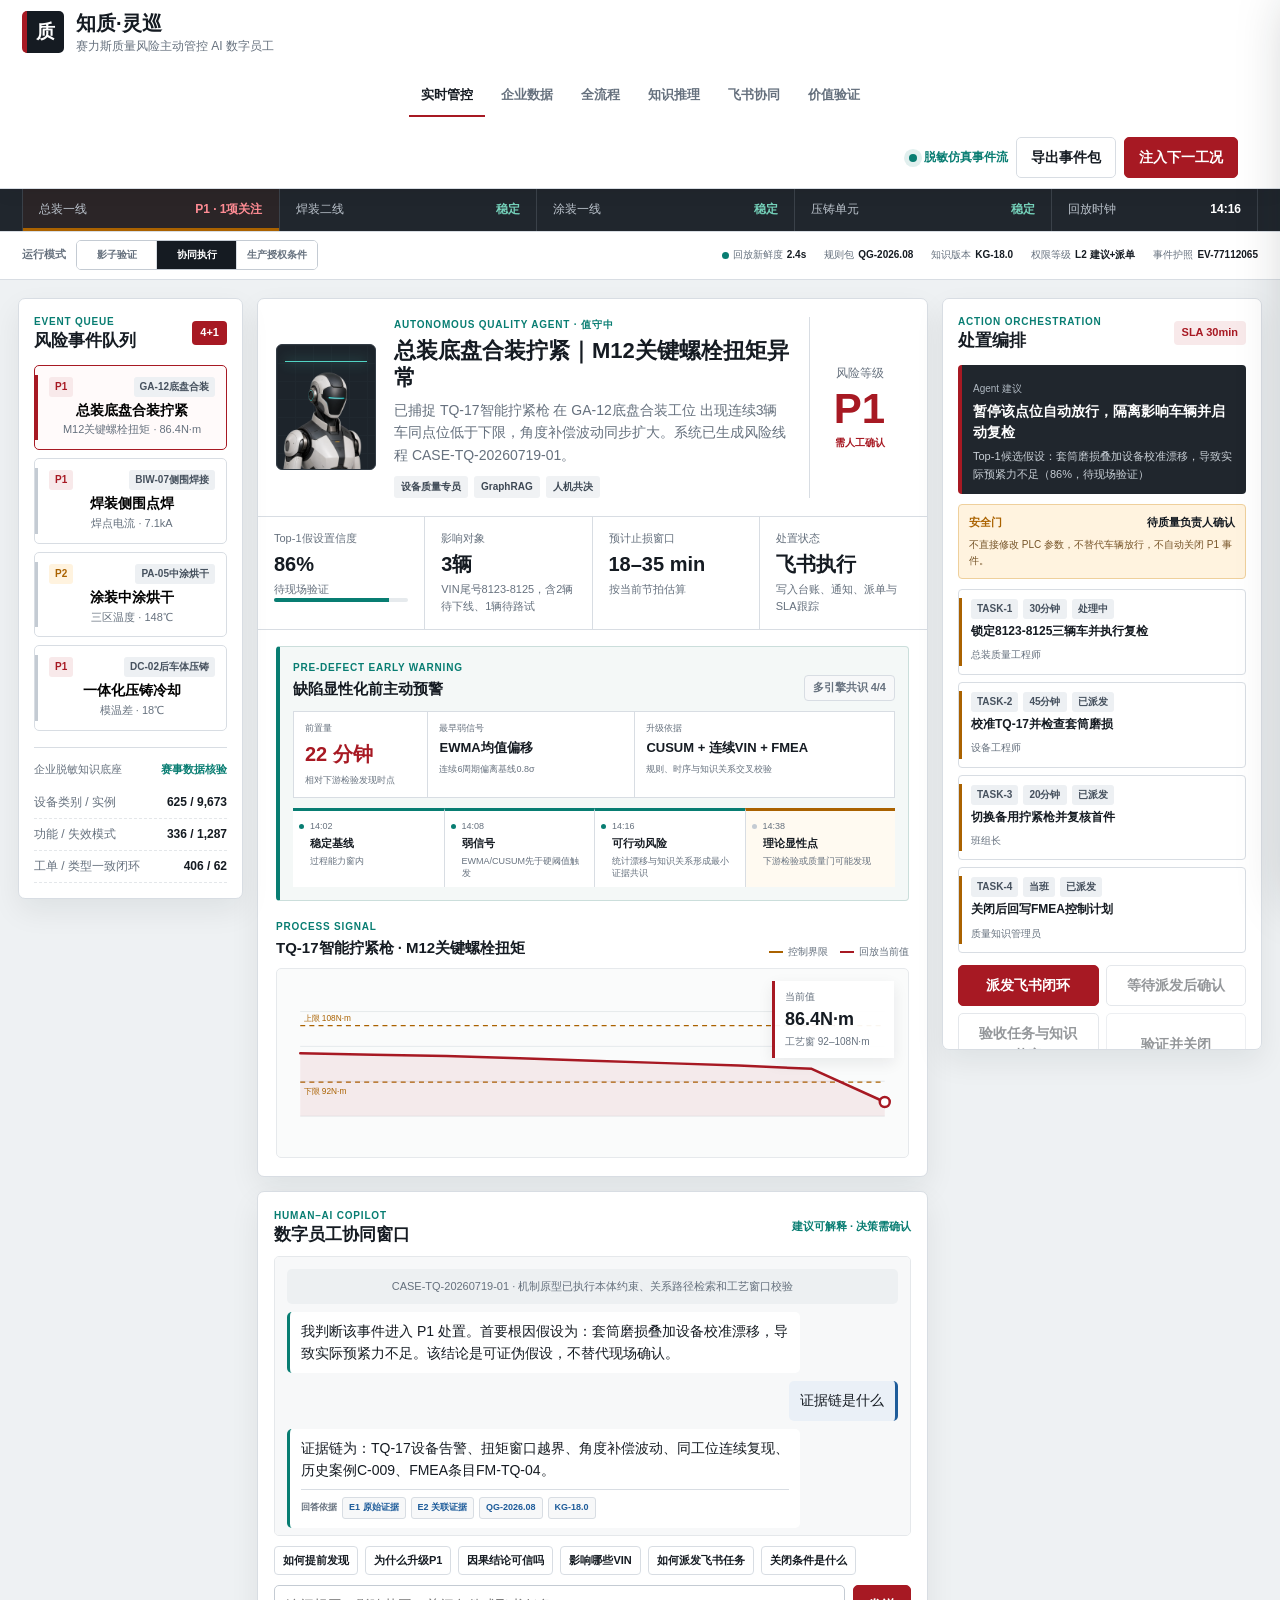
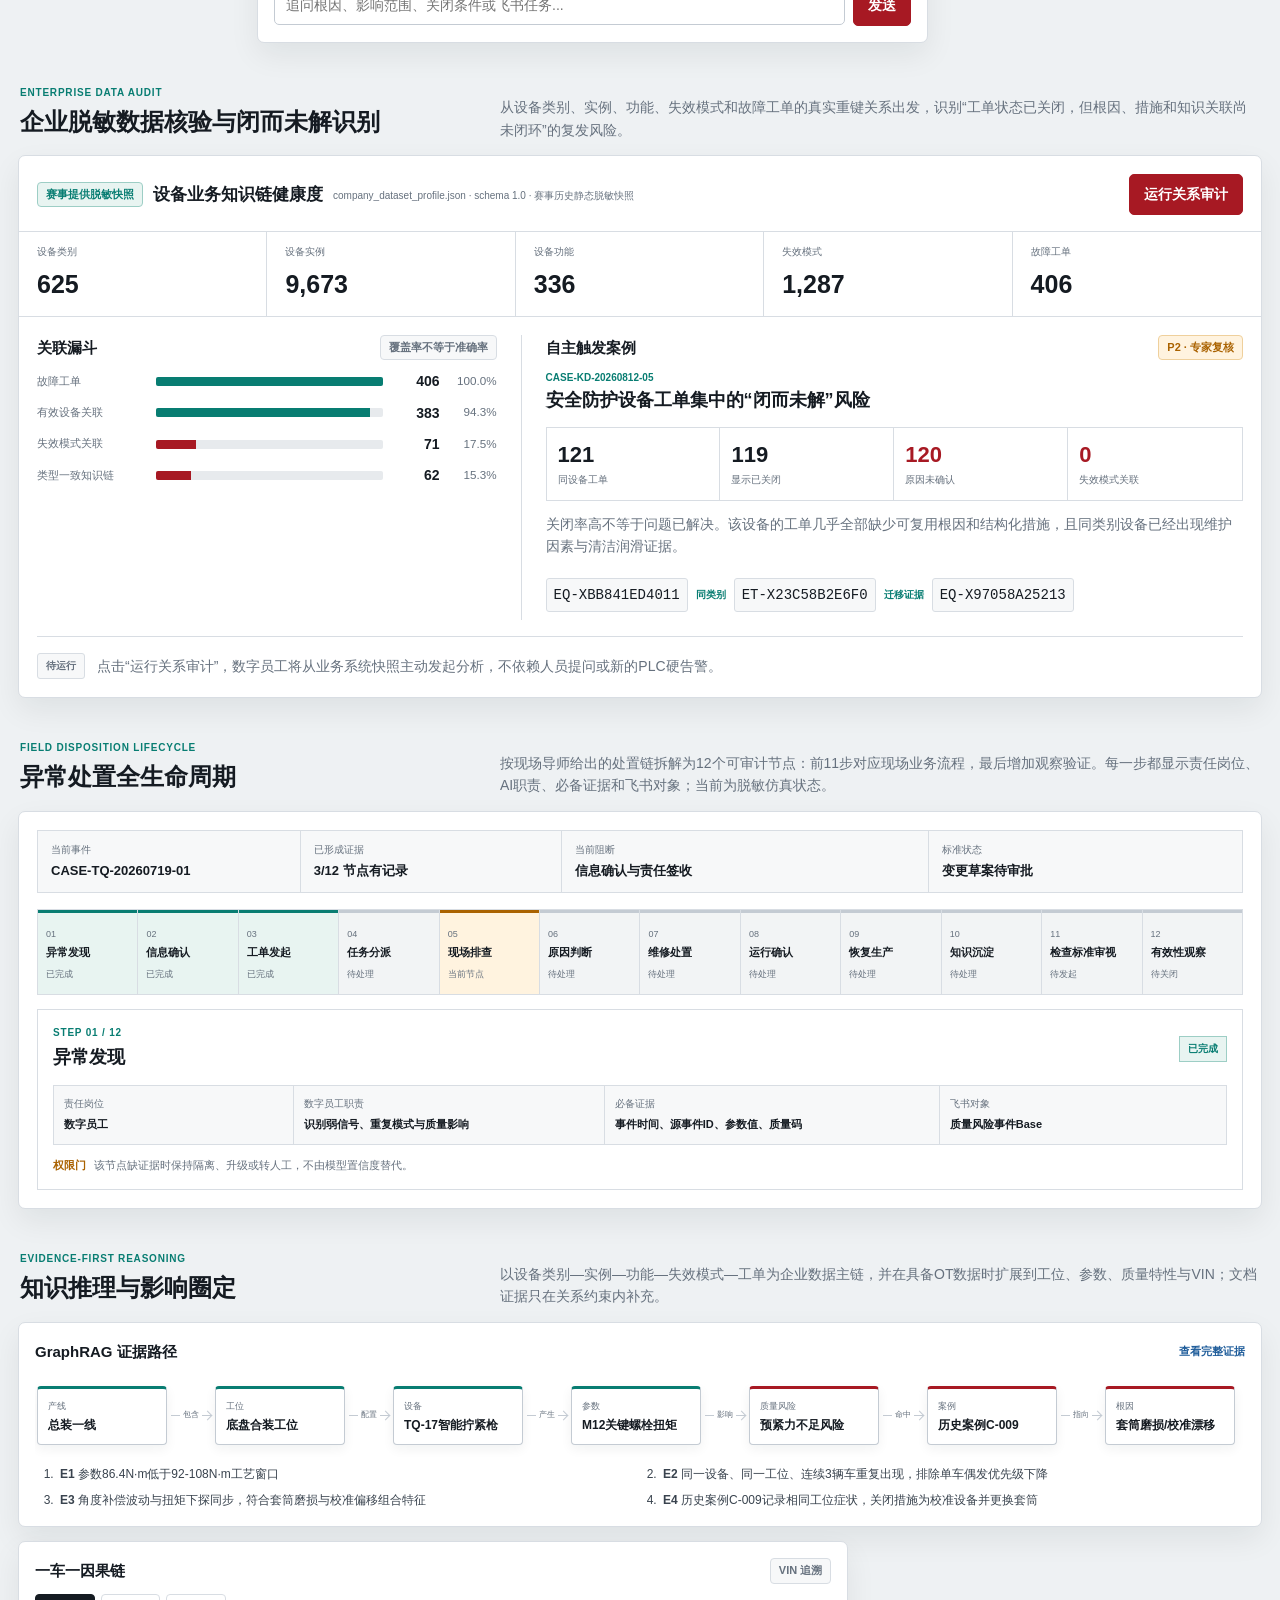
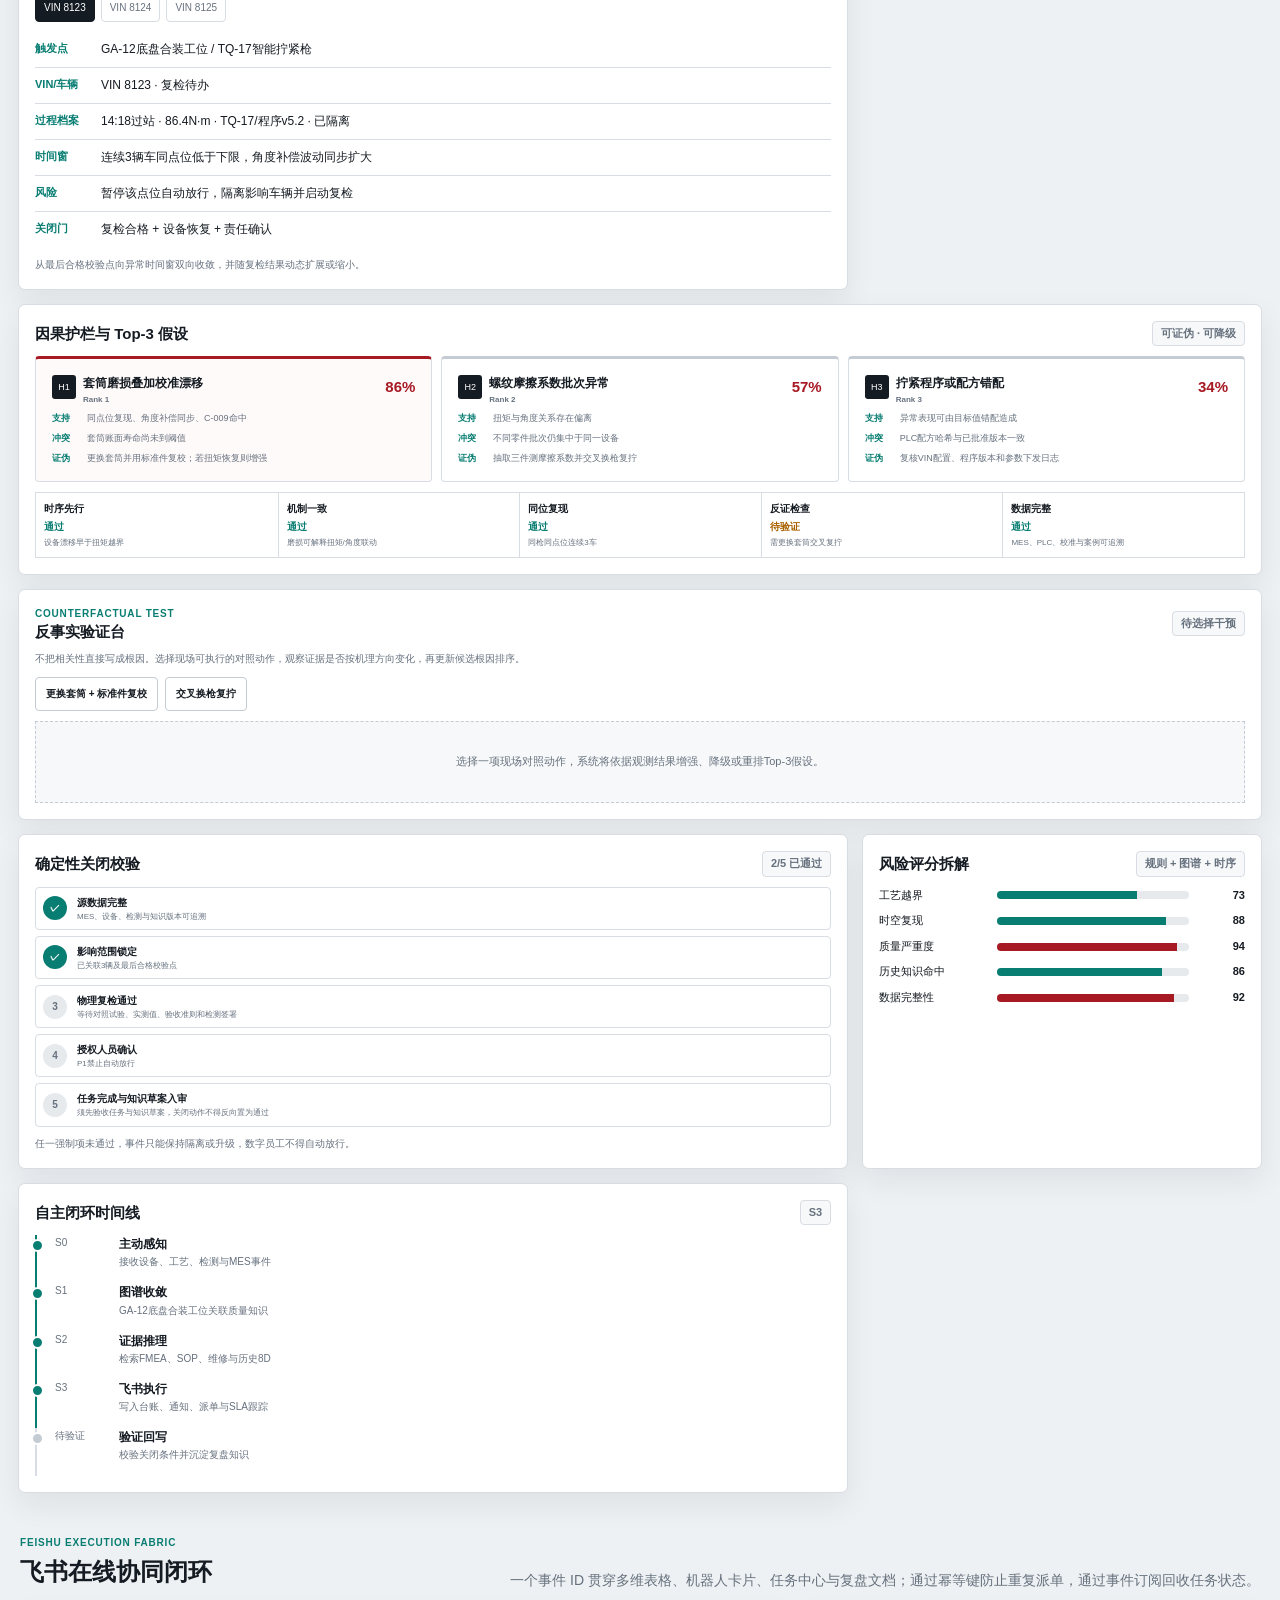
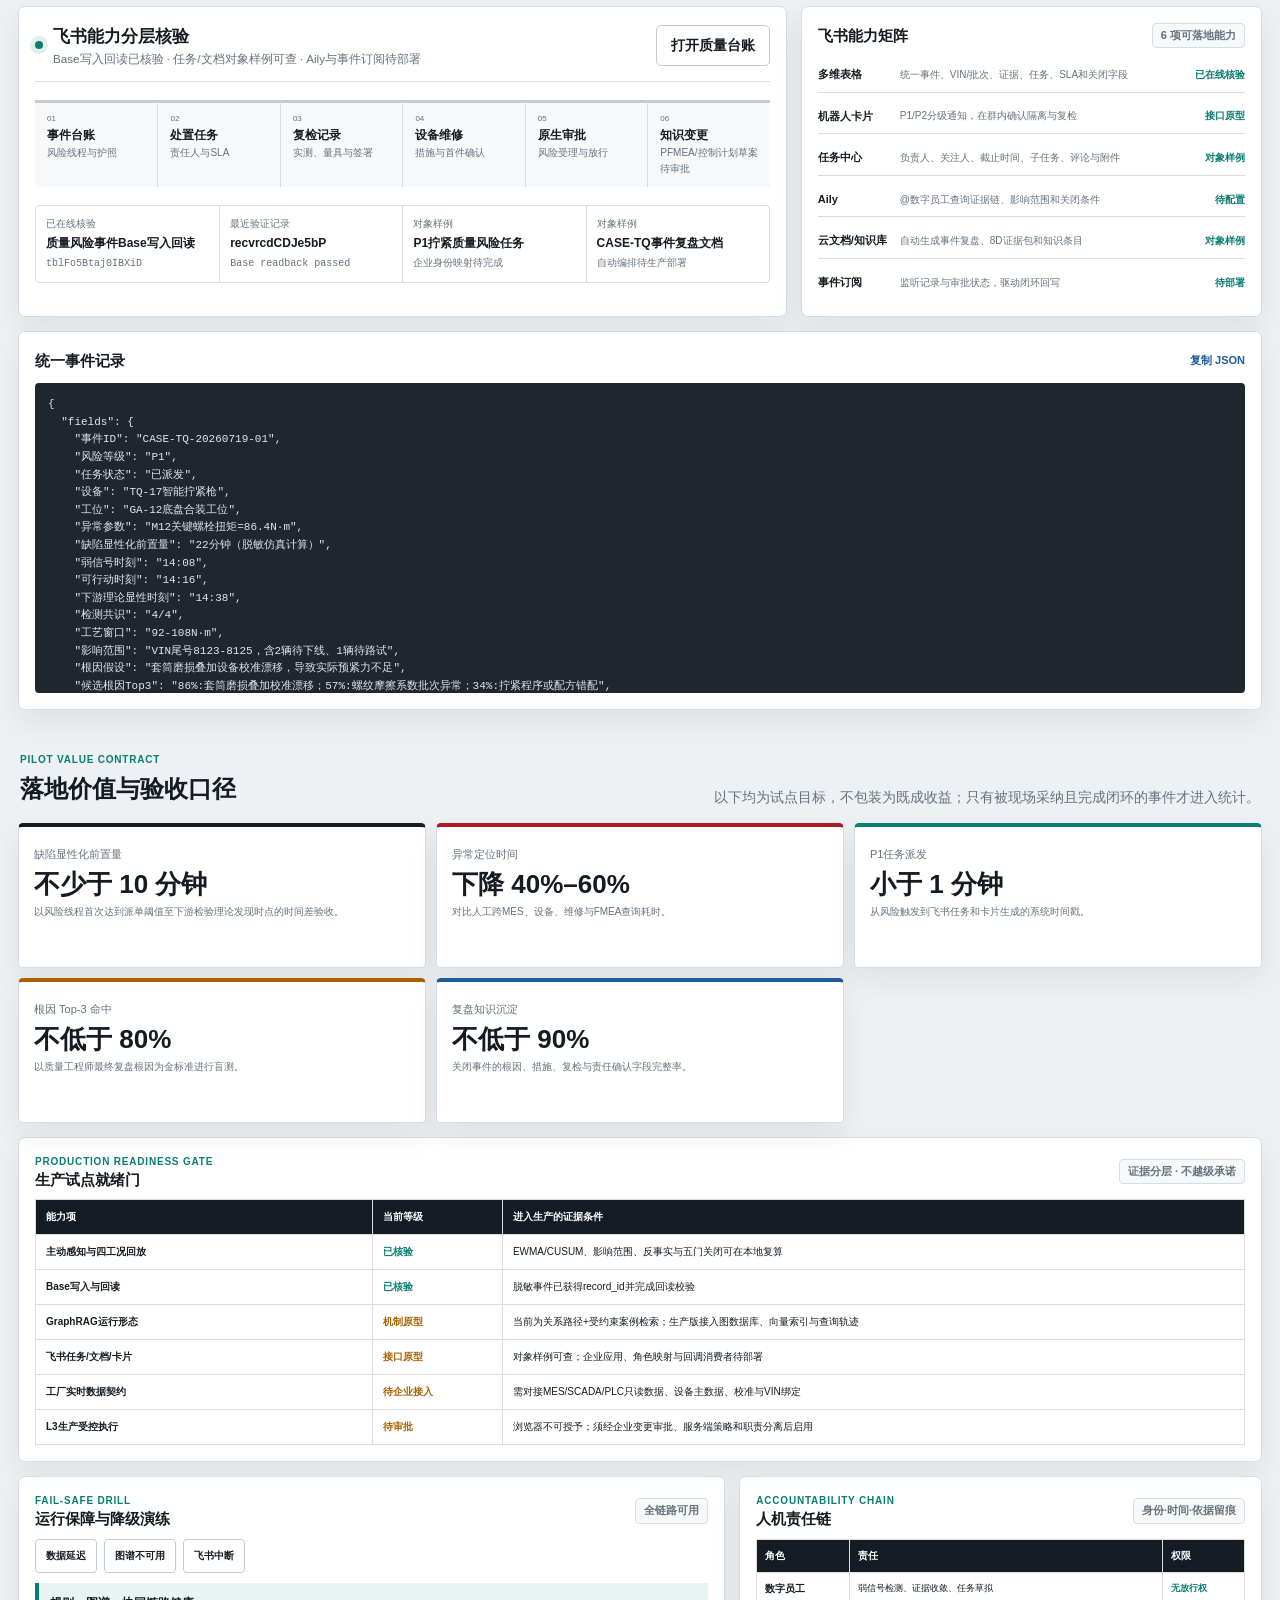
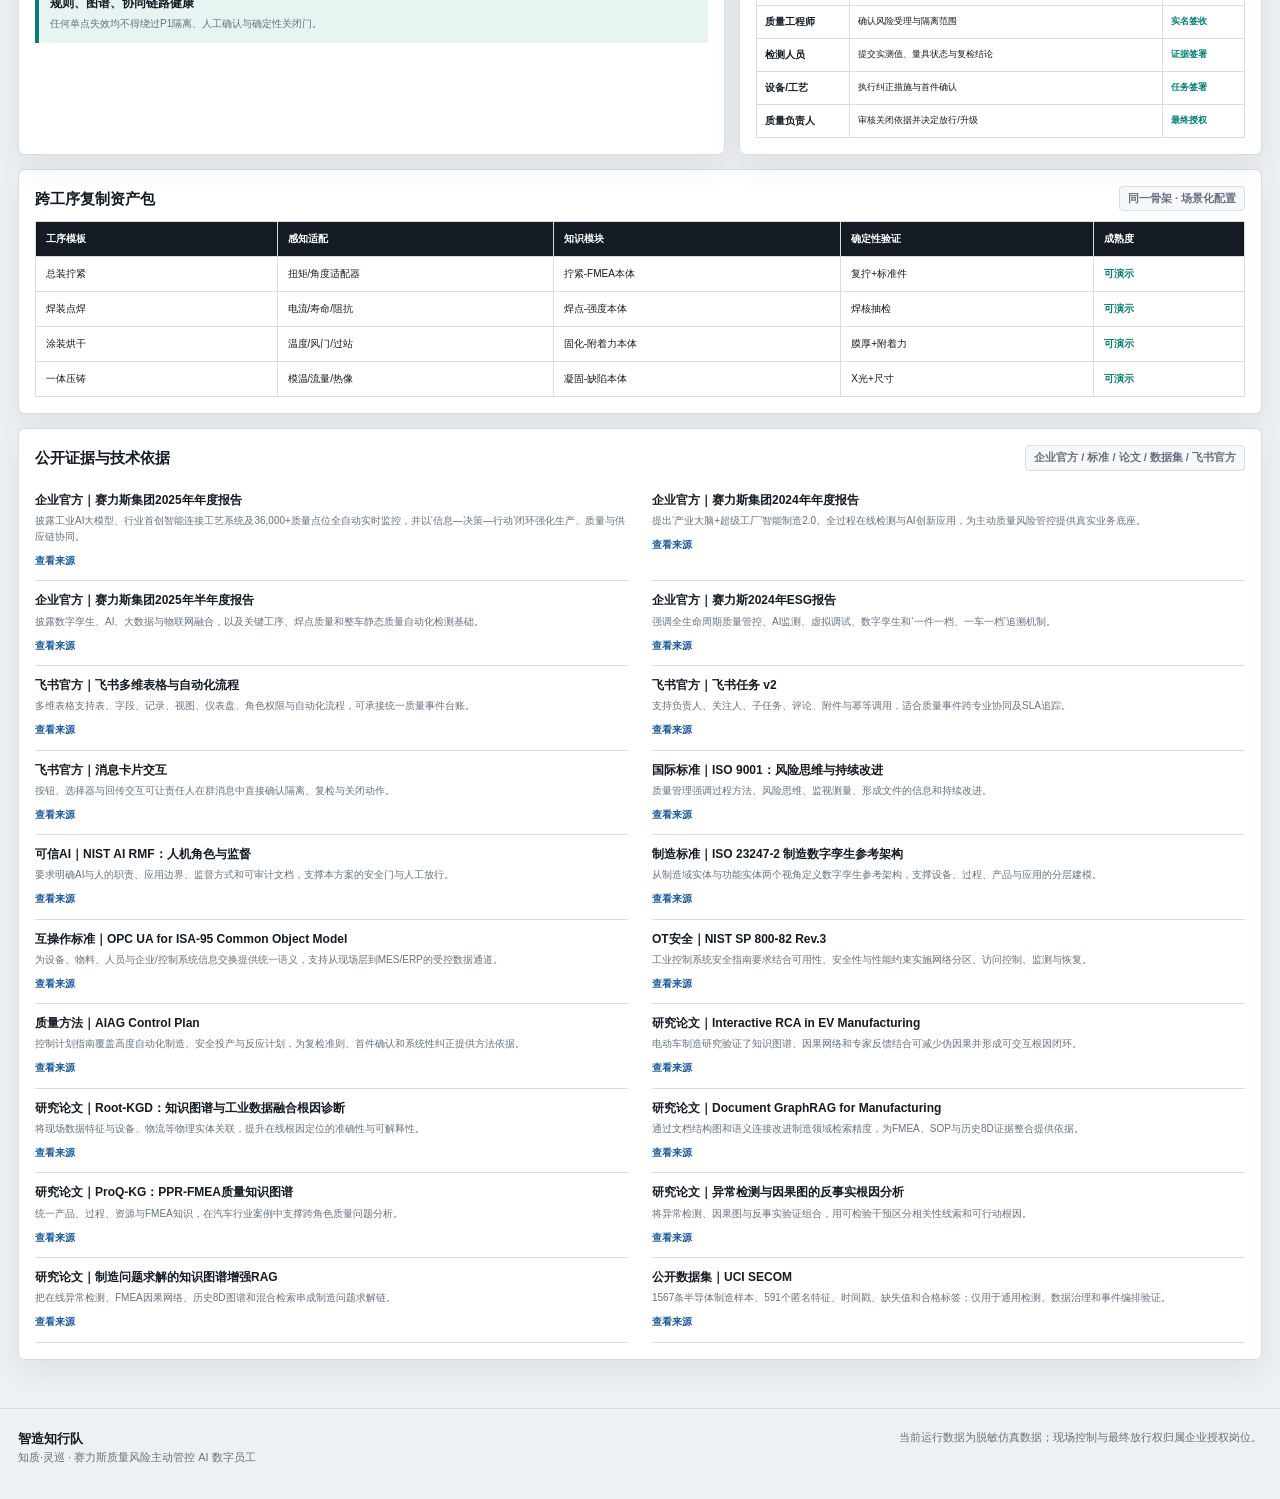
<file: index.html>
<!doctype html>
<html lang="zh-CN">
  <head>
    <meta charset="utf-8" />
    <meta http-equiv="refresh" content="0; url=app/index.html" />
    <meta name="viewport" content="width=device-width, initial-scale=1" />
    <title>知质·灵巡｜质量风险主动管控AI数字员工</title>
  </head>
  <body>
    <p>正在进入知质·灵巡互动工作台……</p>
    <script>window.location.replace("app/index.html");</script>
  </body>
</html>
</file>
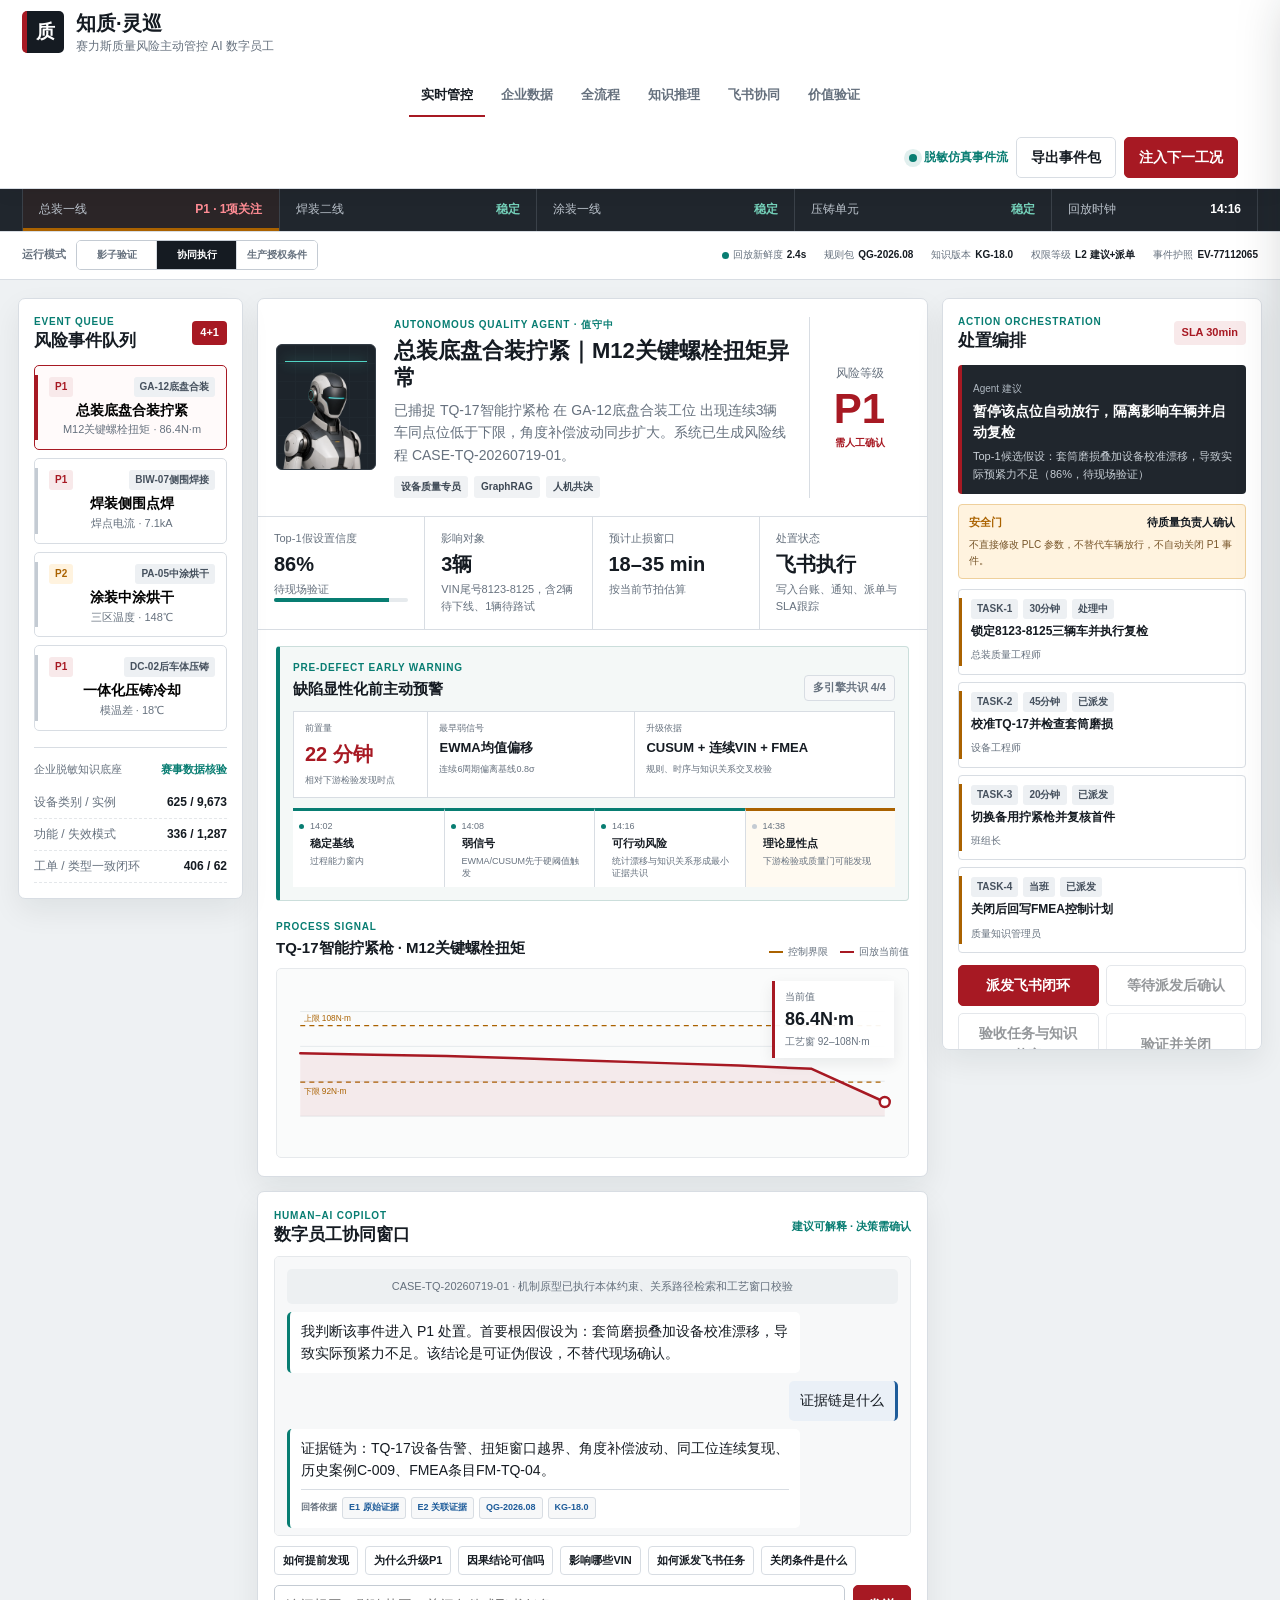
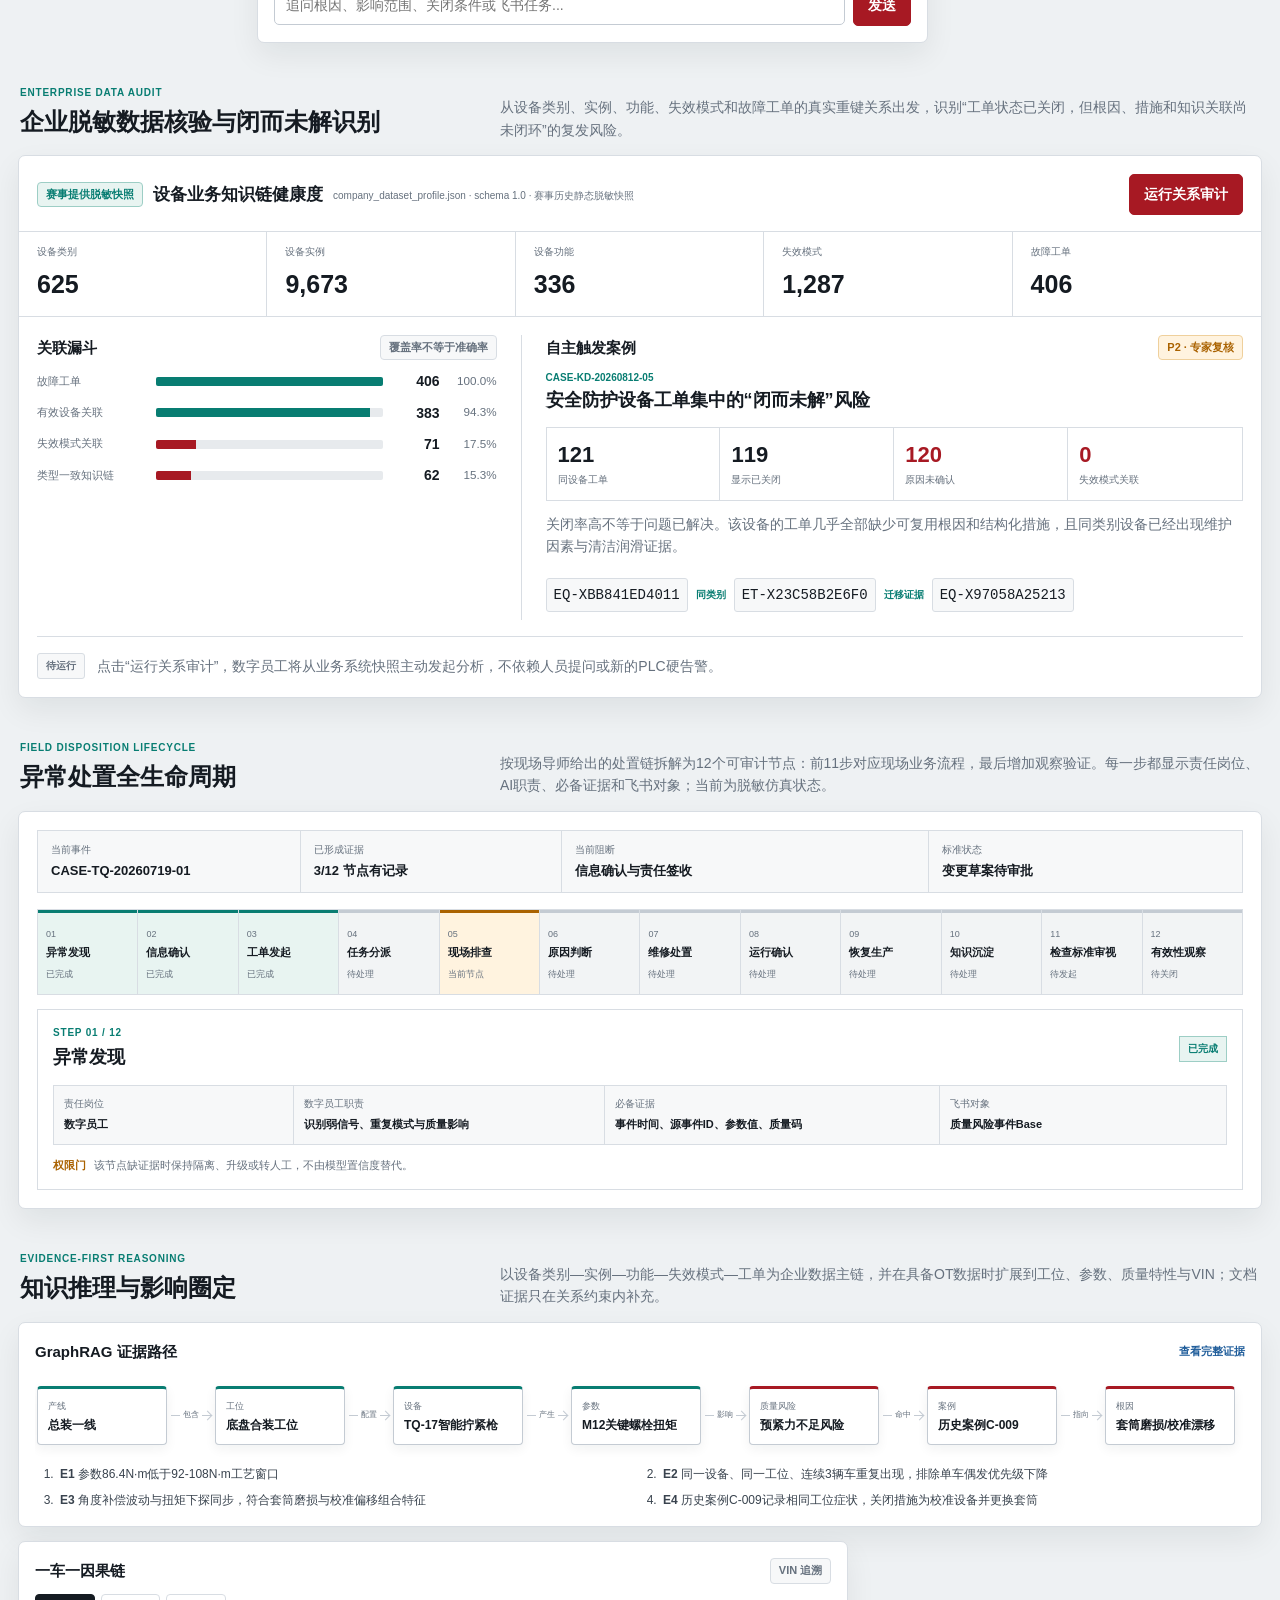
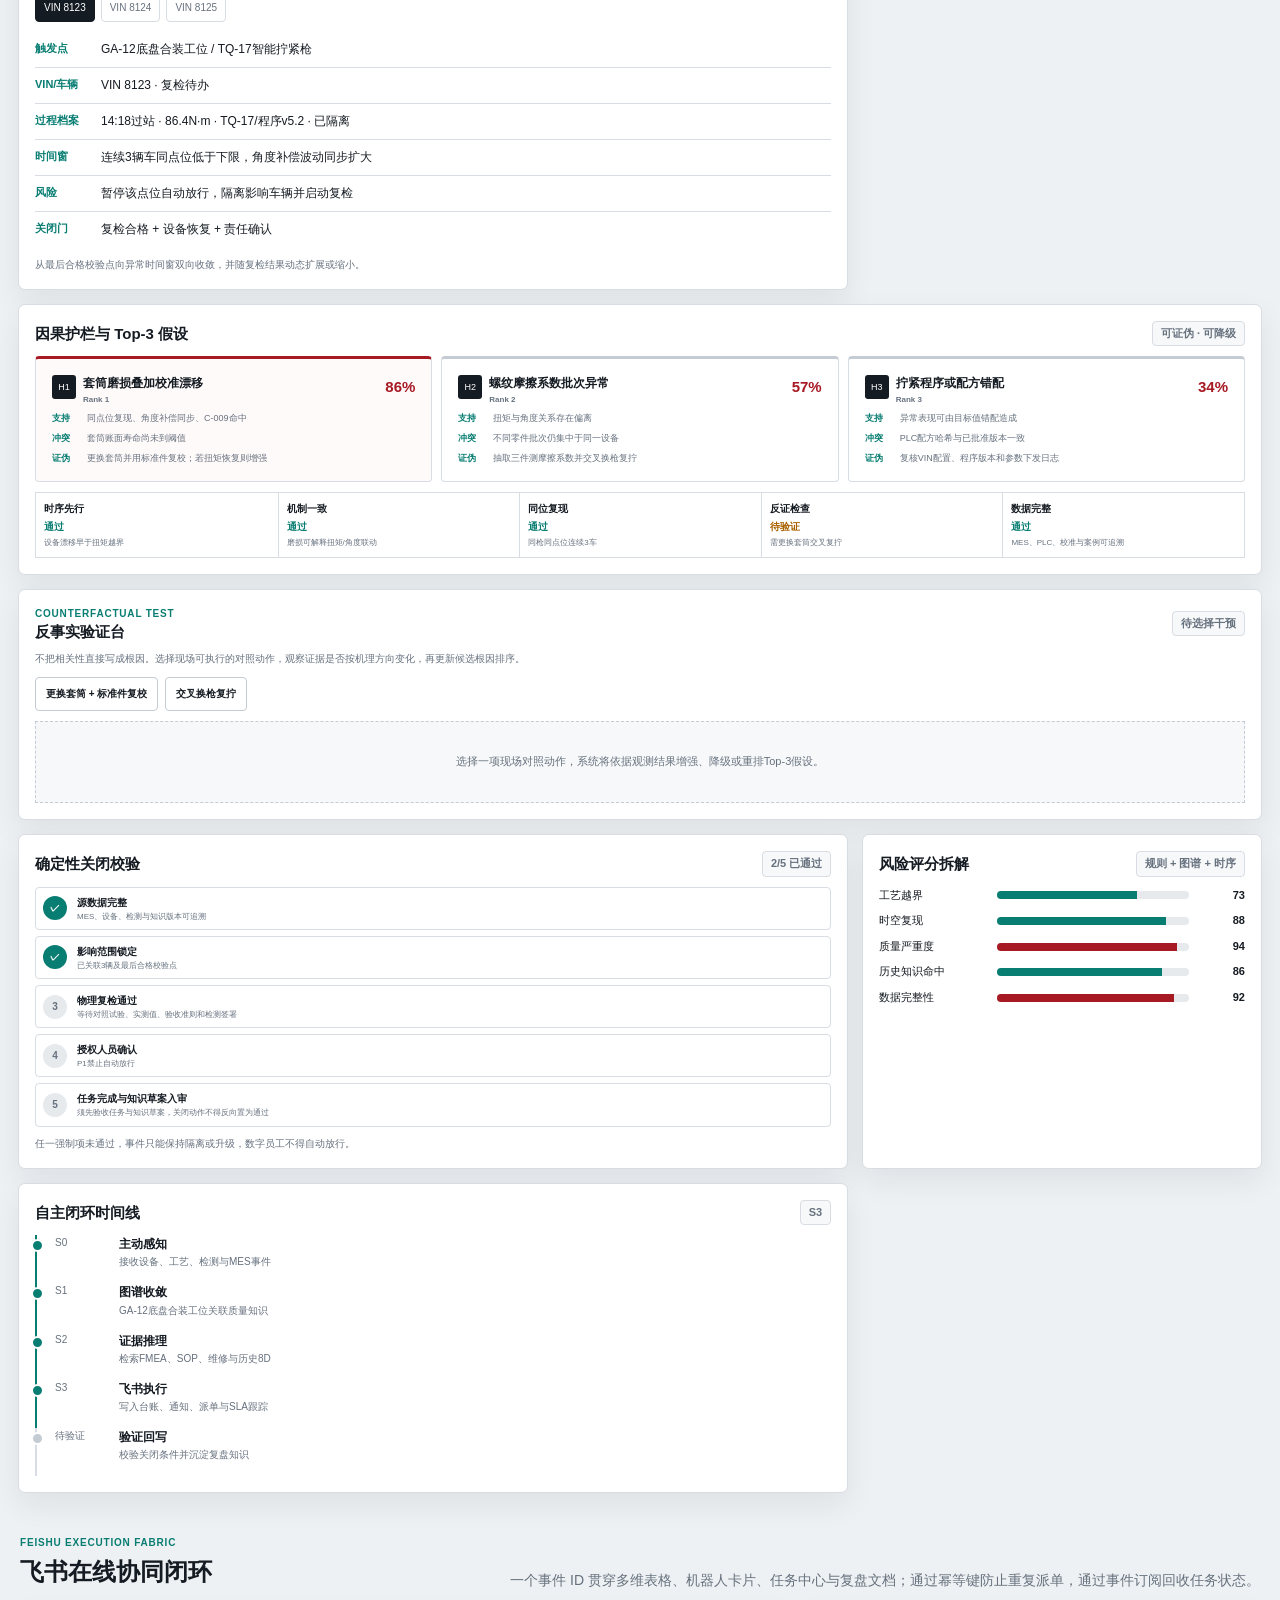
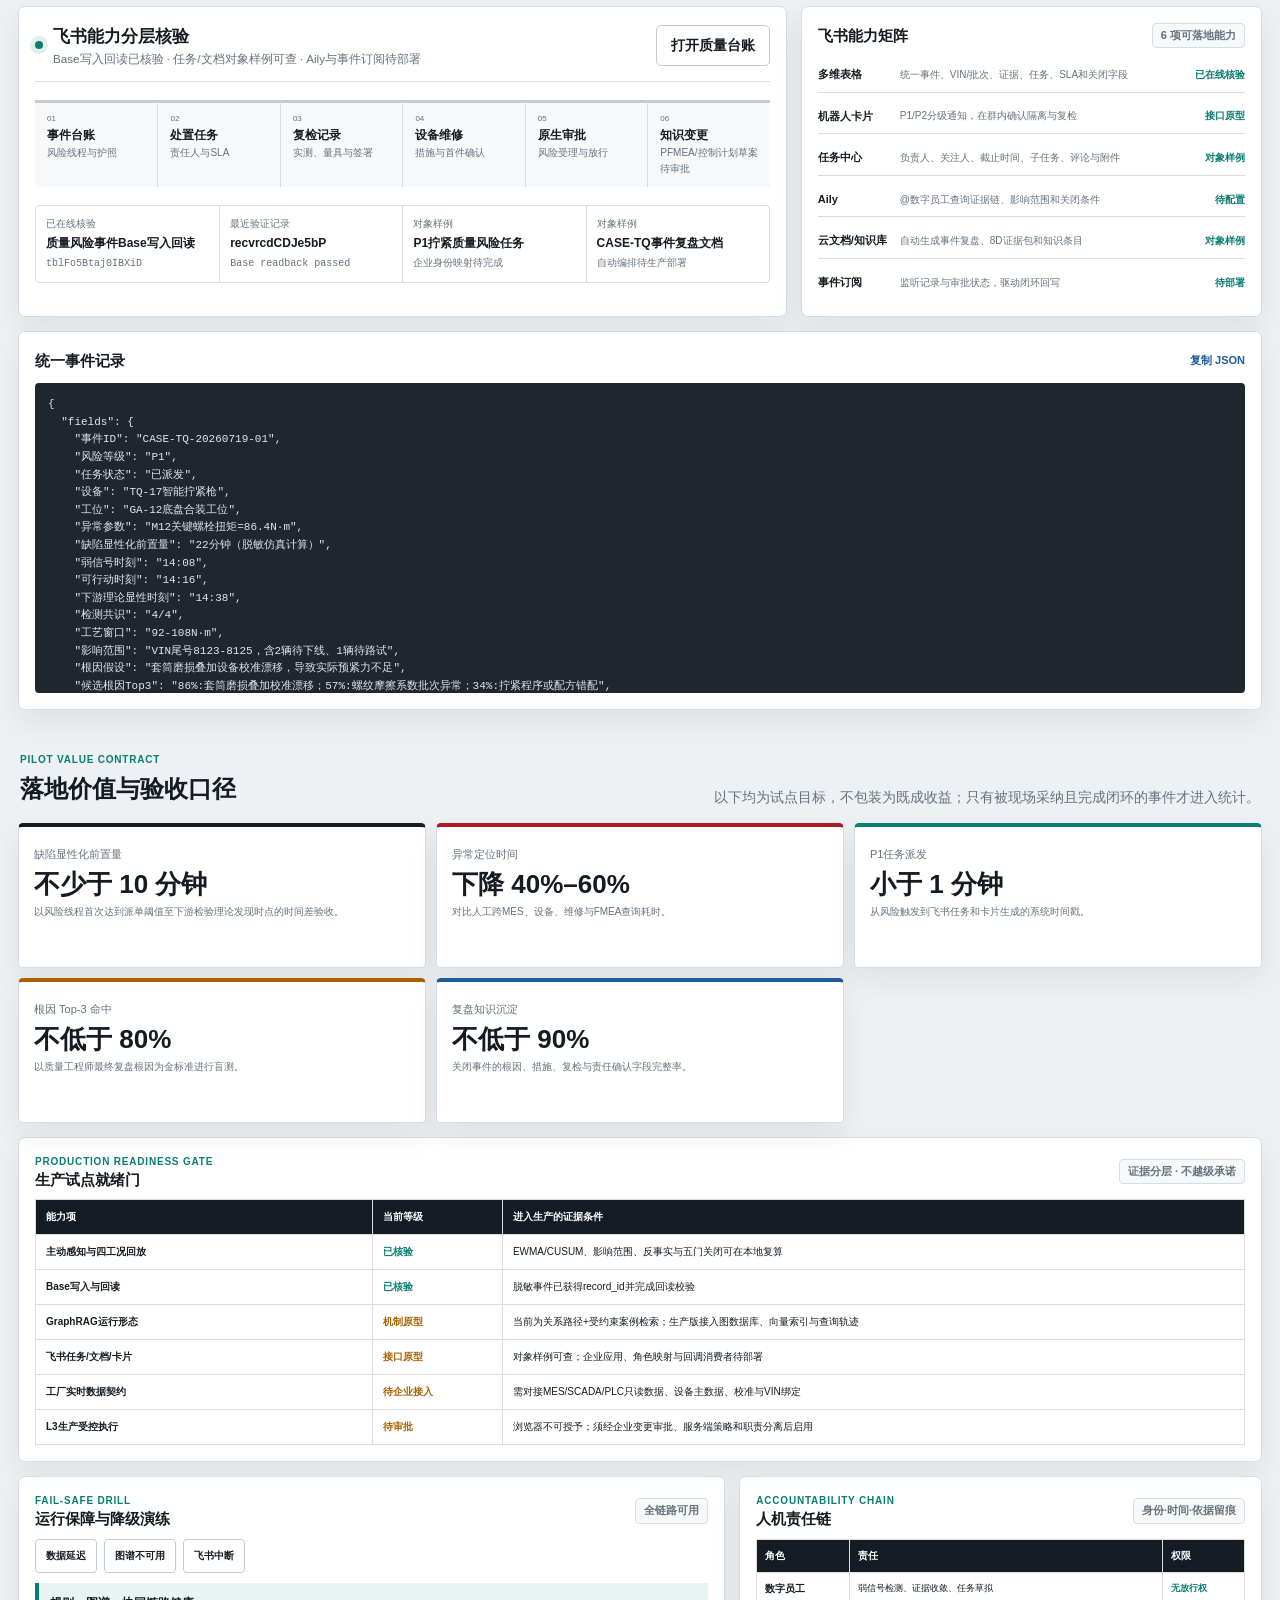
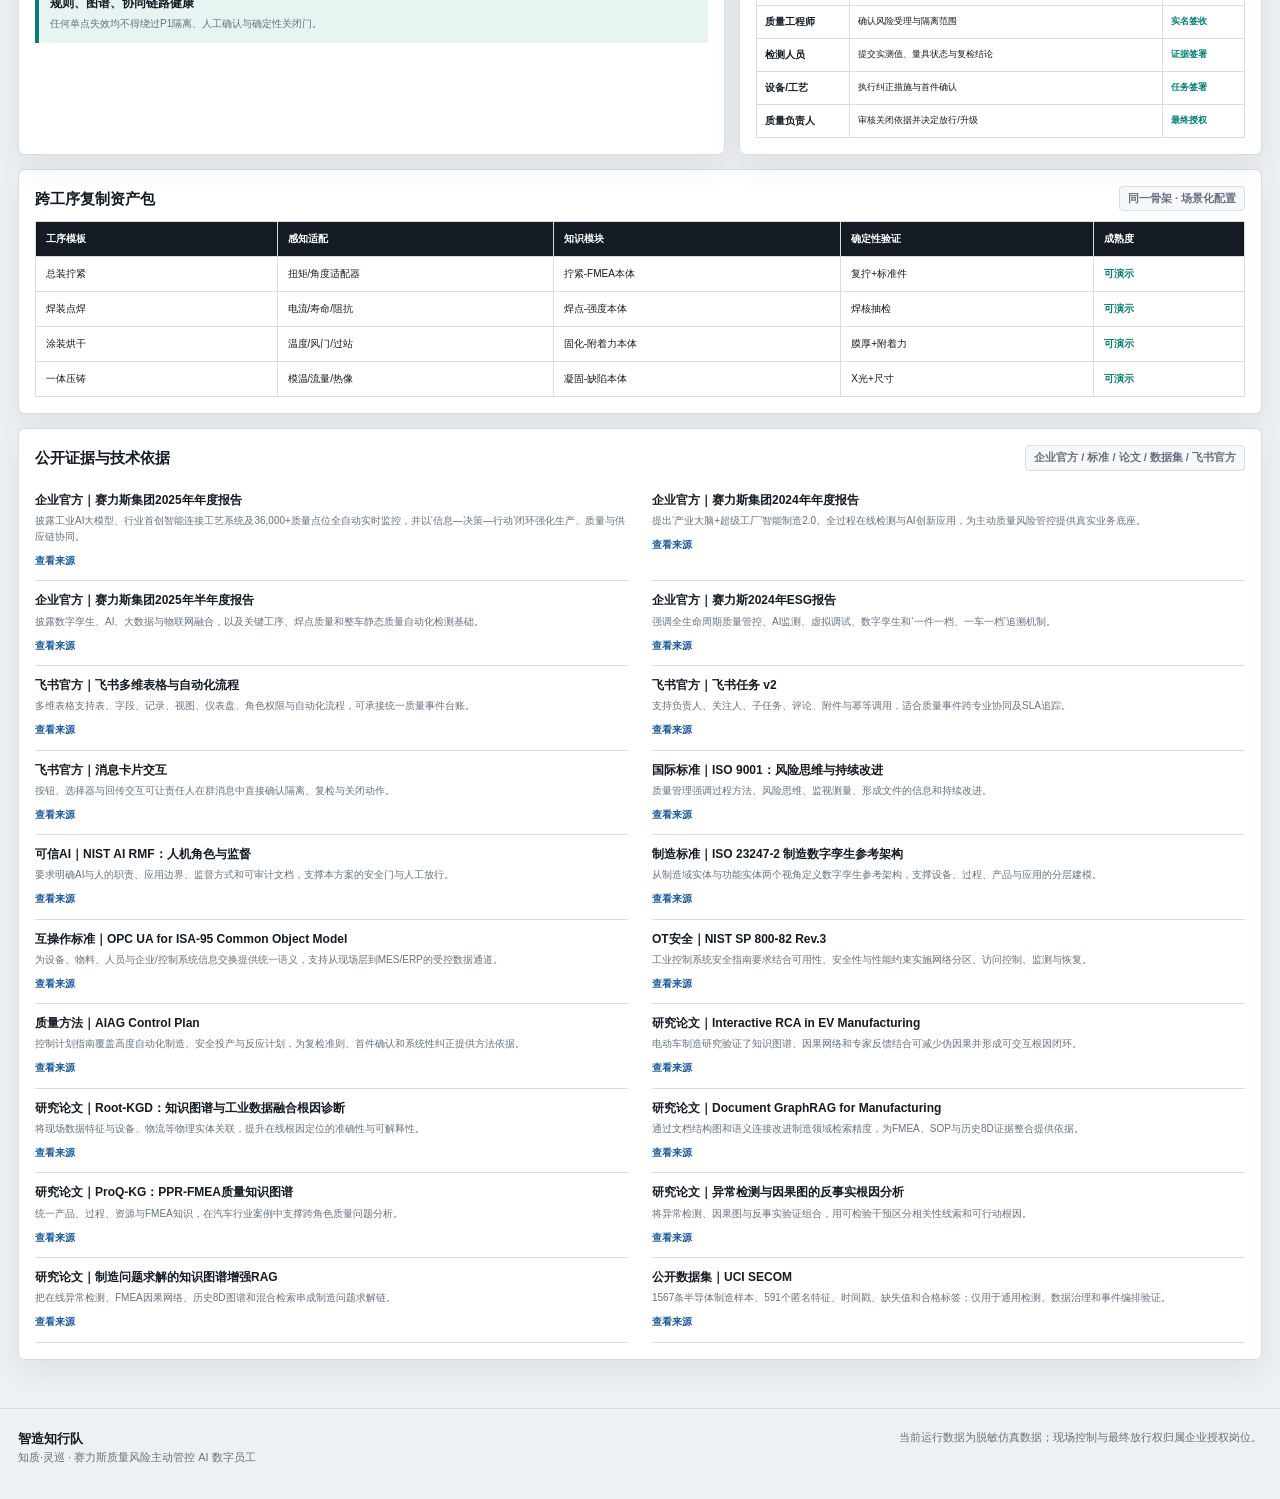
<file: app/index.html>
<!doctype html>
<html lang="zh-CN">
<head>
  <meta charset="utf-8" />
  <meta name="viewport" content="width=device-width, initial-scale=1" />
  <meta name="description" content="知质·灵巡，面向赛力斯超级工厂的质量风险主动管控AI数字员工。" />
  <title>知质·灵巡｜赛力斯质量风险主动管控指挥台</title>
  <link rel="icon" href="assets/quality-agent.png" />
  <link rel="stylesheet" href="styles.css" />
</head>
<body>
  <header class="topbar">
    <a class="brand" href="#command" aria-label="返回实时管控">
      <span class="brand-mark">质</span>
      <span class="brand-copy">
        <strong>知质·灵巡</strong>
        <small>赛力斯质量风险主动管控 AI 数字员工</small>
      </span>
    </a>

    <nav class="primary-nav" aria-label="工作台导航">
      <button class="nav-item active" data-target="command">实时管控</button>
      <button class="nav-item" data-target="dataset">企业数据</button>
      <button class="nav-item" data-target="lifecycle">全流程</button>
      <button class="nav-item" data-target="reasoning">知识推理</button>
      <button class="nav-item" data-target="collaboration">飞书协同</button>
      <button class="nav-item" data-target="value">价值验证</button>
    </nav>

    <div class="top-actions">
      <span class="system-live"><i></i>脱敏仿真事件流</span>
      <button id="exportBtn" class="ghost-btn">导出事件包</button>
      <button id="injectBtn" class="primary-btn">注入下一工况</button>
    </div>
  </header>

  <section class="plant-strip" aria-label="工厂回放态势">
    <div data-plant="assembly"><span>总装一线</span><b class="normal">稳定</b></div>
    <div data-plant="welding"><span>焊装二线</span><b class="normal">稳定</b></div>
    <div data-plant="painting"><span>涂装一线</span><b class="normal">稳定</b></div>
    <div data-plant="casting"><span>压铸单元</span><b class="normal">稳定</b></div>
    <div class="clock"><span>回放时钟</span><b id="liveClock">--:--</b></div>
  </section>

  <section class="runtime-ribbon" aria-label="数字员工运行保障">
    <div class="mode-control">
      <span>运行模式</span>
      <div class="segmented" id="modeSelector" role="group" aria-label="选择运行模式">
        <button data-mode="shadow">影子验证</button>
        <button data-mode="collaborative" class="active">协同执行</button>
        <button data-mode="controlled" title="需企业授权条件，浏览器不可直接启用">生产授权条件</button>
      </div>
    </div>
    <div class="runtime-facts">
      <span><i class="healthy"></i>回放新鲜度 <b id="freshnessValue">2.4s</b></span>
      <span>规则包 <b id="ruleVersion">QG-2026.08</b></span>
      <span>知识版本 <b id="knowledgeVersion">KG-18.0</b></span>
      <span>权限等级 <b id="permissionLevel">L2 建议+派单</b></span>
      <span>事件护照 <b id="eventPassport">--</b></span>
    </div>
  </section>

  <main>
    <section id="command" class="command-layout anchor-section">
      <aside class="scenario-rail panel-shell">
        <div class="panel-heading">
          <div><span class="kicker">EVENT QUEUE</span><h2>风险事件队列</h2></div>
          <span id="eventCount" class="count-badge">4+1</span>
        </div>
        <div id="scenarioList" class="scenario-list"></div>
        <div class="coverage-block">
          <div class="coverage-head"><span>企业脱敏知识底座</span><b>赛事数据核验</b></div>
          <div class="coverage-row"><span>设备类别 / 实例</span><strong>625 / 9,673</strong></div>
          <div class="coverage-row"><span>功能 / 失效模式</span><strong>336 / 1,287</strong></div>
          <div class="coverage-row"><span>工单 / 类型一致闭环</span><strong>406 / 62</strong></div>
        </div>
      </aside>

      <section class="incident-column">
        <article class="incident-focus panel-shell">
          <div class="agent-identity">
            <div class="agent-portrait">
              <img src="assets/quality-agent.png" alt="知质·灵巡数字员工形象" />
              <span class="agent-scan"></span>
            </div>
            <div class="agent-copy">
              <span class="kicker">AUTONOMOUS QUALITY AGENT · 值守中</span>
              <h1 id="caseTitle">质量风险研判中</h1>
              <p id="caseSummary"></p>
              <div class="identity-tags">
                <span>设备质量专员</span><span>GraphRAG</span><span>人机共决</span>
              </div>
            </div>
            <div id="riskSeal" class="risk-seal"><small>风险等级</small><b>P1</b><span>需人工确认</span></div>
          </div>

          <div class="incident-kpis">
            <div><span>Top-1假设置信度</span><strong id="confidence">--</strong><small>待现场验证</small><i><em id="confidenceBar"></em></i></div>
            <div><span>影响对象</span><strong id="scopeCount">--</strong><small id="scopeDetail"></small></div>
            <div><span>预计止损窗口</span><strong id="containmentWindow">--</strong><small>按当前节拍估算</small></div>
            <div><span>处置状态</span><strong id="phaseLabel">感知中</strong><small id="phaseDetail">等待事件编排</small></div>
          </div>

          <div class="early-warning-console">
            <div class="signal-heading">
              <div><span class="kicker">PRE-DEFECT EARLY WARNING</span><h3>缺陷显性化前主动预警</h3></div>
              <span id="warningConsensus" class="mini-badge">多引擎共识 --</span>
            </div>
            <div class="warning-overview">
              <div><span>前置量</span><strong id="leadTime">--</strong><small>相对下游检验发现时点</small></div>
              <div><span>最早弱信号</span><strong id="weakSignal">--</strong><small id="weakSignalDetail">--</small></div>
              <div><span>升级依据</span><strong id="escalationBasis">--</strong><small>规则、时序与知识关系交叉校验</small></div>
            </div>
            <div id="warningStages" class="warning-stages"></div>
          </div>

          <div class="signal-console">
            <div class="signal-heading">
              <div><span class="kicker">PROCESS SIGNAL</span><h3 id="signalTitle">工艺参数回放窗</h3></div>
              <div class="legend"><span class="limit">控制界限</span><span class="actual">回放当前值</span></div>
            </div>
            <div class="chart-wrap">
              <svg id="trendChart" viewBox="0 0 760 180" role="img" aria-label="工艺参数趋势图"></svg>
              <div class="chart-value"><span>当前值</span><strong id="signalValue">--</strong><small id="signalRange">--</small></div>
            </div>
          </div>
        </article>

        <article class="conversation panel-shell">
          <div class="panel-heading compact">
            <div><span class="kicker">HUMAN–AI COPILOT</span><h2>数字员工协同窗口</h2></div>
            <span class="trust-boundary">建议可解释 · 决策需确认</span>
          </div>
          <div id="dialogue" class="dialogue" aria-live="polite"></div>
          <div id="quickQuestions" class="quick-questions"></div>
          <form id="askForm" class="ask-form">
            <input id="askInput" type="text" maxlength="120" placeholder="追问根因、影响范围、关闭条件或飞书任务..." aria-label="向数字员工提问" />
            <button type="submit" class="primary-btn">发送</button>
          </form>
        </article>
      </section>

      <aside class="action-column panel-shell">
        <div class="panel-heading">
          <div><span class="kicker">ACTION ORCHESTRATION</span><h2>处置编排</h2></div>
          <span id="slaBadge" class="sla-badge">SLA 30min</span>
        </div>
        <div class="decision-brief">
          <span>Agent 建议</span>
          <strong id="decisionText"></strong>
          <p id="rootCauseText"></p>
        </div>
        <div class="approval-gate">
          <div><span>安全门</span><b id="gateStatus">待质量负责人确认</b></div>
          <p>不直接修改 PLC 参数，不替代车辆放行，不自动关闭 P1 事件。</p>
        </div>
        <div id="taskBoard" class="task-board"></div>
        <div class="action-buttons">
          <button id="dispatchBtn" class="primary-btn">派发飞书闭环</button>
          <button id="confirmBtn" class="secondary-btn">人工确认处置</button>
          <button id="writebackBtn" class="secondary-btn">验收任务与知识草案</button>
          <button id="resolveBtn" class="ghost-btn" disabled>验证并关闭</button>
        </div>
        <div id="actionLog" class="action-log"></div>
      </aside>
    </section>

    <section id="dataset" class="dataset-section anchor-section">
      <div class="section-intro">
        <div><span class="kicker">ENTERPRISE DATA AUDIT</span><h2>企业脱敏数据核验与闭而未解识别</h2></div>
        <p>从设备类别、实例、功能、失效模式和故障工单的真实重键关系出发，识别“工单状态已关闭，但根因、措施和知识关联尚未闭环”的复发风险。</p>
      </div>
      <article class="dataset-console panel-shell">
        <div class="dataset-heading">
          <div><span class="mini-badge verified">赛事提供脱敏快照</span><h3>设备业务知识链健康度</h3><small id="datasetProvenance" class="dataset-provenance"></small></div>
          <button id="runDataAuditBtn" class="primary-btn">运行关系审计</button>
        </div>
        <div id="companyDatasetMetrics" class="dataset-metrics"></div>
        <div class="dataset-body">
          <div class="funnel-zone">
            <div class="panel-heading compact"><h3>关联漏斗</h3><span class="mini-badge">覆盖率不等于准确率</span></div>
            <div id="relationshipFunnel" class="relationship-funnel"></div>
          </div>
          <div class="debt-zone">
            <div class="panel-heading compact"><h3>自主触发案例</h3><span class="mini-badge warning">P2 · 专家复核</span></div>
            <div id="knowledgeDebtCase" class="knowledge-debt-case"></div>
          </div>
        </div>
        <div id="dataAuditTrace" class="data-audit-trace" aria-live="polite"></div>
      </article>
    </section>

    <section id="lifecycle" class="lifecycle-section anchor-section">
      <div class="section-intro">
        <div><span class="kicker">FIELD DISPOSITION LIFECYCLE</span><h2>异常处置全生命周期</h2></div>
        <p>按现场导师给出的处置链拆解为12个可审计节点：前11步对应现场业务流程，最后增加观察验证。每一步都显示责任岗位、AI职责、必备证据和飞书对象；当前为脱敏仿真状态。</p>
      </div>
      <article class="lifecycle-console panel-shell">
        <div class="lifecycle-summary">
          <div><span>当前事件</span><strong id="lifecycleEvent">--</strong></div>
          <div><span>已形成证据</span><strong id="lifecycleEvidence">--</strong></div>
          <div><span>当前阻断</span><strong id="lifecycleBlocker">信息确认与责任签收</strong></div>
          <div><span>标准状态</span><strong>变更草案待审批</strong></div>
        </div>
        <div id="lifecycleRail" class="lifecycle-rail" role="tablist" aria-label="异常处置全生命周期步骤"></div>
        <div id="lifecycleDetail" class="lifecycle-detail" role="region" aria-live="polite"></div>
      </article>
    </section>

    <section id="reasoning" class="intelligence-section anchor-section">
      <div class="section-intro">
        <div><span class="kicker">EVIDENCE-FIRST REASONING</span><h2>知识推理与影响圈定</h2></div>
        <p>以设备类别—实例—功能—失效模式—工单为企业数据主链，并在具备OT数据时扩展到工位、参数、质量特性与VIN；文档证据只在关系约束内补充。</p>
      </div>

      <div class="intelligence-grid">
        <article class="knowledge-panel panel-shell">
          <div class="panel-heading compact"><h3>GraphRAG 证据路径</h3><button id="evidenceDrawerBtn" class="text-btn">查看完整证据</button></div>
          <div id="kgPath" class="kg-network"></div>
          <ol id="evidenceList" class="evidence-list"></ol>
        </article>

        <article class="impact-panel panel-shell">
          <div class="panel-heading compact"><h3>一车一因果链</h3><span id="impactMode" class="mini-badge">VIN 追溯</span></div>
          <div id="traceSelector" class="trace-selector" aria-label="选择追溯对象"></div>
          <div id="impactChain" class="impact-chain"></div>
          <p class="panel-note">从最后合格校验点向异常时间窗双向收敛，并随复检结果动态扩展或缩小。</p>
        </article>

        <article class="causal-panel panel-shell">
          <div class="panel-heading compact"><h3>因果护栏与 Top-3 假设</h3><span class="mini-badge">可证伪 · 可降级</span></div>
          <div id="causalHypotheses" class="causal-hypotheses"></div>
          <div id="guardrailChecks" class="guardrail-checks"></div>
        </article>

        <article class="counterfactual-panel panel-shell">
          <div class="panel-heading compact"><div><span class="kicker">COUNTERFACTUAL TEST</span><h3>反事实验证台</h3></div><span id="interventionStatus" class="mini-badge">待选择干预</span></div>
          <p class="panel-note">不把相关性直接写成根因。选择现场可执行的对照动作，观察证据是否按机理方向变化，再更新候选根因排序。</p>
          <div id="interventionOptions" class="intervention-options"></div>
          <div id="interventionResult" class="intervention-result"></div>
        </article>

        <article class="validation-panel panel-shell">
          <div class="panel-heading compact"><h3>确定性关闭校验</h3><span id="validationSummary" class="mini-badge">--</span></div>
          <div id="validationGate" class="validation-gate"></div>
          <p class="panel-note">任一强制项未通过，事件只能保持隔离或升级，数字员工不得自动放行。</p>
        </article>

        <article class="factor-panel panel-shell">
          <div class="panel-heading compact"><h3>风险评分拆解</h3><span class="mini-badge">规则 + 图谱 + 时序</span></div>
          <div id="riskFactors" class="factor-grid"></div>
        </article>

        <article class="timeline-panel panel-shell">
          <div class="panel-heading compact"><h3>自主闭环时间线</h3><span id="elapsedTime" class="mini-badge">T+0s</span></div>
          <div id="actionTimeline" class="timeline"></div>
        </article>
      </div>
    </section>

    <section id="collaboration" class="collaboration-section anchor-section">
      <div class="section-intro">
        <div><span class="kicker">FEISHU EXECUTION FABRIC</span><h2>飞书在线协同闭环</h2></div>
        <p>一个事件 ID 贯穿多维表格、机器人卡片、任务中心与复盘文档；通过幂等键防止重复派单，通过事件订阅回收任务状态。</p>
      </div>

      <div class="feishu-grid">
        <article class="feishu-status panel-shell">
          <div class="online-hero">
            <div><span id="onlineDot" class="online-dot"></span><strong id="feishuStatusTitle">飞书能力分层核验</strong><small id="feishuStatusDetail">Base写入回读已核验 · 任务/文档对象样例可查 · Aily与事件订阅待部署</small></div>
            <a id="baseLink" class="secondary-btn" href="https://larkcommunity.feishu.cn/base/DYAabhZeiagT0ZsjGaTcWFPrn7b?table=tblFo5Btaj0IBXiD" target="_blank" rel="noreferrer">打开质量台账</a>
          </div>
          <div id="feishuPipeline" class="feishu-pipeline"></div>
          <div id="liveProof" class="live-proof"></div>
        </article>

        <article class="capability-panel panel-shell">
          <div class="panel-heading compact"><h3>飞书能力矩阵</h3><span class="mini-badge">6 项可落地能力</span></div>
          <div id="capabilityMatrix" class="capability-matrix"></div>
        </article>

        <article class="record-panel panel-shell">
          <div class="panel-heading compact"><h3>统一事件记录</h3><button id="copyRecordBtn" class="text-btn">复制 JSON</button></div>
          <pre id="bitableRecord"></pre>
        </article>
      </div>
    </section>

    <section id="value" class="value-section anchor-section">
      <div class="section-intro">
        <div><span class="kicker">PILOT VALUE CONTRACT</span><h2>落地价值与验收口径</h2></div>
        <p>以下均为试点目标，不包装为既成收益；只有被现场采纳且完成闭环的事件才进入统计。</p>
      </div>
      <div id="valueCards" class="value-cards"></div>
      <article class="readiness-panel panel-shell">
        <div class="panel-heading compact"><div><span class="kicker">PRODUCTION READINESS GATE</span><h3>生产试点就绪门</h3></div><span class="mini-badge">证据分层 · 不越级承诺</span></div>
        <div id="pilotReadiness" class="pilot-readiness"></div>
      </article>
      <div class="assurance-grid">
        <article class="resilience-panel panel-shell">
          <div class="panel-heading compact"><div><span class="kicker">FAIL-SAFE DRILL</span><h3>运行保障与降级演练</h3></div><span id="resilienceStatus" class="mini-badge">全链路可用</span></div>
          <div id="resilienceOptions" class="resilience-options"></div>
          <div id="resilienceOutcome" class="resilience-outcome"></div>
        </article>
        <article class="responsibility-panel panel-shell">
          <div class="panel-heading compact"><div><span class="kicker">ACCOUNTABILITY CHAIN</span><h3>人机责任链</h3></div><span class="mini-badge">身份·时间·依据留痕</span></div>
          <div id="responsibilityMatrix" class="responsibility-matrix"></div>
        </article>
      </div>
      <div class="replication-panel panel-shell">
        <div class="panel-heading compact"><h3>跨工序复制资产包</h3><span class="mini-badge">同一骨架 · 场景化配置</span></div>
        <div id="replicationMatrix" class="replication-matrix"></div>
      </div>
      <div class="sources-panel panel-shell">
        <div class="panel-heading compact"><h3>公开证据与技术依据</h3><span class="mini-badge">企业官方 / 标准 / 论文 / 数据集 / 飞书官方</span></div>
        <div id="sourceSupport" class="source-support"></div>
      </div>
    </section>
  </main>

  <footer>
    <div><strong>智造知行队</strong><span>知质·灵巡 · 赛力斯质量风险主动管控 AI 数字员工</span></div>
    <span>当前运行数据为脱敏仿真数据；现场控制与最终放行权归属企业授权岗位。</span>
  </footer>

  <div id="drawerBackdrop" class="drawer-backdrop" hidden></div>
  <aside id="evidenceDrawer" class="evidence-drawer" role="dialog" aria-modal="true" aria-labelledby="drawerTitle" aria-hidden="true" tabindex="-1">
    <div class="drawer-head"><div><span class="kicker">EVIDENCE PACKAGE</span><h2 id="drawerTitle">完整证据包</h2></div><button id="drawerCloseBtn" class="close-btn" aria-label="关闭">×</button></div>
    <div id="drawerContent" class="drawer-content"></div>
  </aside>
  <div id="toast" class="toast" role="status" aria-live="polite"></div>

  <script src="app.js"></script>
  <script src="dashboard.js"></script>
</body>
</html>
</file>
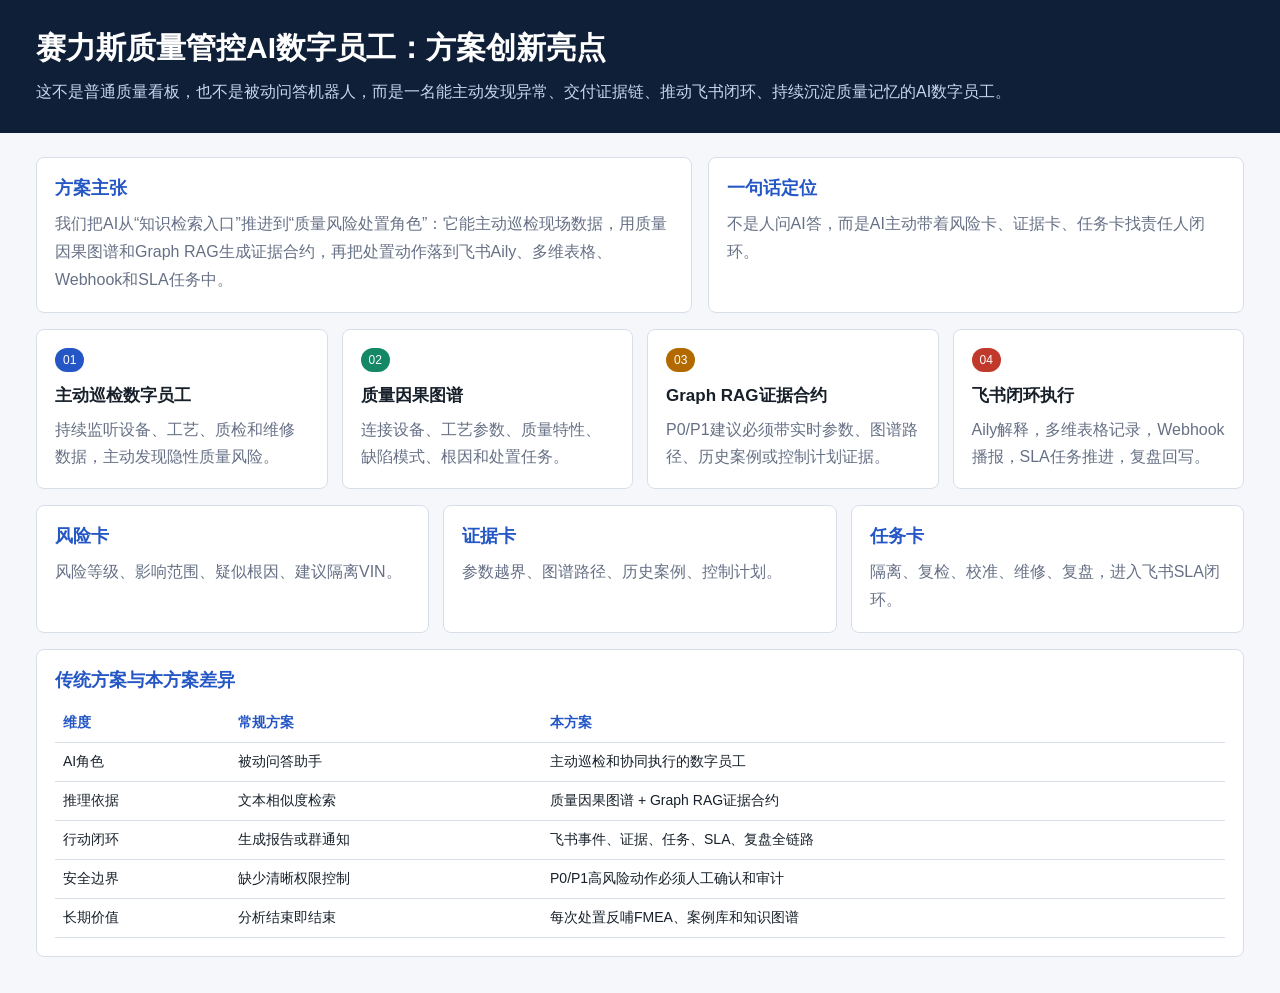
<file: app/innovation.html>
<!doctype html>
<html lang="zh-CN">
<head>
  <meta charset="utf-8" />
  <meta name="viewport" content="width=device-width, initial-scale=1" />
  <title>赛力斯质量AI方案创新亮点</title>
  <style>
    :root {
      --bg: #f5f7fb;
      --ink: #17202a;
      --muted: #667085;
      --line: #d8dee8;
      --blue: #2457c5;
      --green: #148765;
      --red: #c0392b;
      --amber: #b26a00;
    }
    * { box-sizing: border-box; }
    body {
      margin: 0;
      font-family: "Microsoft YaHei", "Segoe UI", Arial, sans-serif;
      color: var(--ink);
      background: var(--bg);
    }
    header {
      padding: 28px 36px;
      background: #0f1f38;
      color: white;
    }
    h1, h2, p { margin: 0; }
    h1 { font-size: 30px; }
    header p { margin-top: 10px; color: #c8d5ef; max-width: 980px; line-height: 1.65; }
    main { padding: 24px 36px 36px; }
    .hero {
      display: grid;
      grid-template-columns: 1.1fr .9fr;
      gap: 16px;
      margin-bottom: 16px;
    }
    .panel, .card {
      background: white;
      border: 1px solid var(--line);
      border-radius: 8px;
      padding: 18px;
    }
    .panel strong {
      display: block;
      color: var(--blue);
      font-size: 18px;
      margin-bottom: 10px;
    }
    .panel p { line-height: 1.75; color: var(--muted); }
    .grid {
      display: grid;
      grid-template-columns: repeat(4, 1fr);
      gap: 14px;
      margin-top: 16px;
    }
    .card h2 { font-size: 17px; margin-bottom: 10px; }
    .card p { color: var(--muted); line-height: 1.65; }
    .tag {
      display: inline-flex;
      height: 24px;
      align-items: center;
      padding: 0 8px;
      border-radius: 999px;
      color: white;
      font-size: 12px;
      background: var(--blue);
      margin-bottom: 12px;
    }
    .tag.green { background: var(--green); }
    .tag.red { background: var(--red); }
    .tag.amber { background: var(--amber); }
    .cards {
      display: grid;
      grid-template-columns: repeat(3, 1fr);
      gap: 14px;
      margin-top: 16px;
    }
    table {
      width: 100%;
      border-collapse: collapse;
      margin-top: 12px;
      font-size: 14px;
    }
    th, td {
      border-bottom: 1px solid var(--line);
      text-align: left;
      padding: 10px 8px;
      vertical-align: top;
    }
    th { color: var(--blue); }
    @media (max-width: 1100px) {
      .hero, .grid, .cards { grid-template-columns: 1fr; }
      header, main { padding-left: 18px; padding-right: 18px; }
    }
  </style>
</head>
<body>
  <header>
    <h1>赛力斯质量管控AI数字员工：方案创新亮点</h1>
    <p>这不是普通质量看板，也不是被动问答机器人，而是一名能主动发现异常、交付证据链、推动飞书闭环、持续沉淀质量记忆的AI数字员工。</p>
  </header>
  <main>
    <section class="hero">
      <div class="panel">
        <strong>方案主张</strong>
        <p>我们把AI从“知识检索入口”推进到“质量风险处置角色”：它能主动巡检现场数据，用质量因果图谱和Graph RAG生成证据合约，再把处置动作落到飞书Aily、多维表格、Webhook和SLA任务中。</p>
      </div>
      <div class="panel">
        <strong>一句话定位</strong>
        <p>不是人问AI答，而是AI主动带着风险卡、证据卡、任务卡找责任人闭环。</p>
      </div>
    </section>

    <section class="grid">
      <article class="card"><span class="tag">01</span><h2>主动巡检数字员工</h2><p>持续监听设备、工艺、质检和维修数据，主动发现隐性质量风险。</p></article>
      <article class="card"><span class="tag green">02</span><h2>质量因果图谱</h2><p>连接设备、工艺参数、质量特性、缺陷模式、根因和处置任务。</p></article>
      <article class="card"><span class="tag amber">03</span><h2>Graph RAG证据合约</h2><p>P0/P1建议必须带实时参数、图谱路径、历史案例或控制计划证据。</p></article>
      <article class="card"><span class="tag red">04</span><h2>飞书闭环执行</h2><p>Aily解释，多维表格记录，Webhook播报，SLA任务推进，复盘回写。</p></article>
    </section>

    <section class="cards">
      <article class="panel"><strong>风险卡</strong><p>风险等级、影响范围、疑似根因、建议隔离VIN。</p></article>
      <article class="panel"><strong>证据卡</strong><p>参数越界、图谱路径、历史案例、控制计划。</p></article>
      <article class="panel"><strong>任务卡</strong><p>隔离、复检、校准、维修、复盘，进入飞书SLA闭环。</p></article>
    </section>

    <section class="panel" style="margin-top:16px;">
      <strong>传统方案与本方案差异</strong>
      <table>
        <thead><tr><th>维度</th><th>常规方案</th><th>本方案</th></tr></thead>
        <tbody>
          <tr><td>AI角色</td><td>被动问答助手</td><td>主动巡检和协同执行的数字员工</td></tr>
          <tr><td>推理依据</td><td>文本相似度检索</td><td>质量因果图谱 + Graph RAG证据合约</td></tr>
          <tr><td>行动闭环</td><td>生成报告或群通知</td><td>飞书事件、证据、任务、SLA、复盘全链路</td></tr>
          <tr><td>安全边界</td><td>缺少清晰权限控制</td><td>P0/P1高风险动作必须人工确认和审计</td></tr>
          <tr><td>长期价值</td><td>分析结束即结束</td><td>每次处置反哺FMEA、案例库和知识图谱</td></tr>
        </tbody>
      </table>
    </section>
  </main>
</body>
</html>
</file>
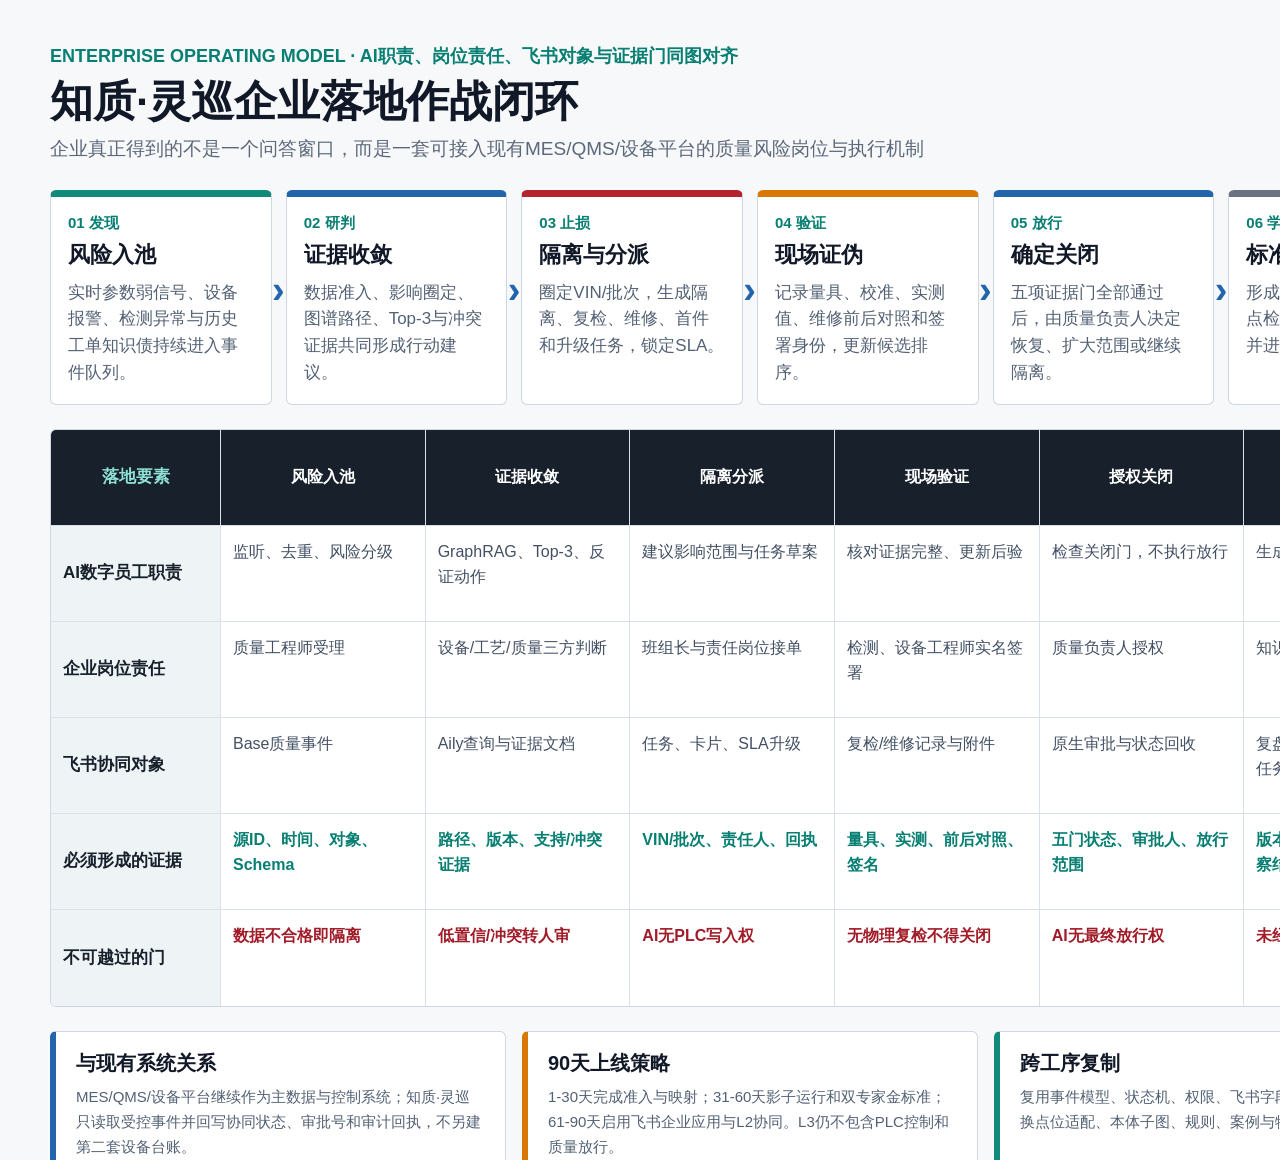
<file: diagram/enterprise-landing-loop.html>
<!doctype html>
<html lang="zh-CN">
<head>
  <meta charset="utf-8" />
  <meta name="viewport" content="width=device-width, initial-scale=1" />
  <title>企业落地作战闭环</title>
  <style>
    * { box-sizing: border-box; }
    body { margin: 0; background: #eef1f4; color: #111827; font-family: "Microsoft YaHei", "PingFang SC", sans-serif; }
    .canvas { width: 1500px; height: 1160px; padding: 44px 50px; background: #f7f8fa; overflow: hidden; }
    .eyebrow { color: #087f73; font-size: 18px; font-weight: 800; }
    h1 { margin: 8px 0 8px; font-size: 43px; line-height: 1.2; letter-spacing: 0; }
    .subtitle { color: #5d697b; font-size: 19px; margin: 0 0 28px; }
    .loop { display: grid; grid-template-columns: repeat(6, 1fr); gap: 14px; }
    .step { position: relative; min-height: 202px; padding: 17px; background: #fff; border: 1px solid #cfd7e2; border-top: 7px solid #0f8a7b; border-radius: 6px; }
    .step:nth-child(2), .step:nth-child(5) { border-top-color: #2265ad; }
    .step:nth-child(3) { border-top-color: #b4232d; }
    .step:nth-child(4) { border-top-color: #d97706; }
    .step:nth-child(6) { border-top-color: #6b7280; }
    .step:not(:last-child)::after { content: "›"; position: absolute; right: -14px; top: 72px; z-index: 3; color: #2265ad; font-size: 38px; font-weight: 800; }
    .step b { color: #087f73; font-size: 15px; }
    .step h2 { margin: 7px 0 10px; font-size: 22px; }
    .step p { margin: 0; color: #536174; font-size: 17px; line-height: 1.58; }
    .matrix { margin-top: 24px; background: #fff; border: 1px solid #cfd7e2; border-radius: 6px; overflow: hidden; }
    .row { display: grid; grid-template-columns: 170px repeat(6, 1fr); min-height: 96px; border-bottom: 1px solid #d9e0e8; }
    .row:last-child { border-bottom: 0; }
    .cell { padding: 14px 12px; border-right: 1px solid #d9e0e8; font-size: 16px; line-height: 1.55; color: #435064; }
    .cell:last-child { border-right: 0; }
    .label { display: flex; align-items: center; font-size: 17px; font-weight: 800; color: #17202b; background: #eef4f5; }
    .head .cell { min-height: 58px; display: flex; align-items: center; justify-content: center; text-align: center; font-weight: 800; color: #fff; background: #17202b; }
    .head .label { background: #17202b; color: #8fe1d6; }
    .evidence { color: #087f73; font-weight: 700; }
    .gate { color: #a11c28; font-weight: 700; }
    .bottom { display: grid; grid-template-columns: 1fr 1fr 1fr; gap: 16px; margin-top: 24px; }
    .bottom article { padding: 18px 20px; min-height: 132px; background: #fff; border: 1px solid #d1d8e1; border-left: 6px solid #2265ad; border-radius: 6px; }
    .bottom article:nth-child(2) { border-left-color: #d97706; }
    .bottom article:nth-child(3) { border-left-color: #0f8a7b; }
    .bottom h3 { margin: 0 0 8px; font-size: 20px; }
    .bottom p { margin: 0; color: #536174; font-size: 15px; line-height: 1.65; }
    .foot { display: flex; justify-content: space-between; margin-top: 18px; color: #667085; font-size: 14px; }
  </style>
</head>
<body>
  <main class="canvas">
    <div class="eyebrow">ENTERPRISE OPERATING MODEL · AI职责、岗位责任、飞书对象与证据门同图对齐</div>
    <h1>知质·灵巡企业落地作战闭环</h1>
    <p class="subtitle">企业真正得到的不是一个问答窗口，而是一套可接入现有MES/QMS/设备平台的质量风险岗位与执行机制</p>

    <section class="loop">
      <article class="step"><b>01 发现</b><h2>风险入池</h2><p>实时参数弱信号、设备报警、检测异常与历史工单知识债持续进入事件队列。</p></article>
      <article class="step"><b>02 研判</b><h2>证据收敛</h2><p>数据准入、影响圈定、图谱路径、Top-3与冲突证据共同形成行动建议。</p></article>
      <article class="step"><b>03 止损</b><h2>隔离与分派</h2><p>圈定VIN/批次，生成隔离、复检、维修、首件和升级任务，锁定SLA。</p></article>
      <article class="step"><b>04 验证</b><h2>现场证伪</h2><p>记录量具、校准、实测值、维修前后对照和签署身份，更新候选排序。</p></article>
      <article class="step"><b>05 放行</b><h2>确定关闭</h2><p>五项证据门全部通过后，由质量负责人决定恢复、扩大范围或继续隔离。</p></article>
      <article class="step"><b>06 学习</b><h2>标准与复发</h2><p>形成PFMEA/控制计划/点检草案，经审批回写并进入有效性观察。</p></article>
    </section>

    <section class="matrix">
      <div class="row head"><div class="cell label">落地要素</div><div class="cell">风险入池</div><div class="cell">证据收敛</div><div class="cell">隔离分派</div><div class="cell">现场验证</div><div class="cell">授权关闭</div><div class="cell">知识学习</div></div>
      <div class="row"><div class="cell label">AI数字员工职责</div><div class="cell">监听、去重、风险分级</div><div class="cell">GraphRAG、Top-3、反证动作</div><div class="cell">建议影响范围与任务草案</div><div class="cell">核对证据完整、更新后验</div><div class="cell">检查关闭门，不执行放行</div><div class="cell">生成复盘与变更草案</div></div>
      <div class="row"><div class="cell label">企业岗位责任</div><div class="cell">质量工程师受理</div><div class="cell">设备/工艺/质量三方判断</div><div class="cell">班组长与责任岗位接单</div><div class="cell">检测、设备工程师实名签署</div><div class="cell">质量负责人授权</div><div class="cell">知识管理员与标准审批人</div></div>
      <div class="row"><div class="cell label">飞书协同对象</div><div class="cell">Base质量事件</div><div class="cell">Aily查询与证据文档</div><div class="cell">任务、卡片、SLA升级</div><div class="cell">复检/维修记录与附件</div><div class="cell">原生审批与状态回收</div><div class="cell">复盘文档、知识库、观察任务</div></div>
      <div class="row"><div class="cell label">必须形成的证据</div><div class="cell evidence">源ID、时间、对象、Schema</div><div class="cell evidence">路径、版本、支持/冲突证据</div><div class="cell evidence">VIN/批次、责任人、回执</div><div class="cell evidence">量具、实测、前后对照、签名</div><div class="cell evidence">五门状态、审批人、放行范围</div><div class="cell evidence">版本差异、回写回执、观察结果</div></div>
      <div class="row"><div class="cell label">不可越过的门</div><div class="cell gate">数据不合格即隔离</div><div class="cell gate">低置信/冲突转人审</div><div class="cell gate">AI无PLC写入权</div><div class="cell gate">无物理复检不得关闭</div><div class="cell gate">AI无最终放行权</div><div class="cell gate">未经审批不得发布标准</div></div>
    </section>

    <section class="bottom">
      <article><h3>与现有系统关系</h3><p>MES/QMS/设备平台继续作为主数据与控制系统；知质·灵巡只读取受控事件并回写协同状态、审批号和审计回执，不另建第二套设备台账。</p></article>
      <article><h3>90天上线策略</h3><p>1-30天完成准入与映射；31-60天影子运行和双专家金标准；61-90天启用飞书企业应用与L2协同。L3仍不包含PLC控制和质量放行。</p></article>
      <article><h3>跨工序复制</h3><p>复用事件模型、状态机、权限、飞书字段、指标和审计；只替换点位适配、本体子图、规则、案例与物理验证动作。</p></article>
    </section>
    <div class="foot"><span>智造知行队｜知质·灵巡</span><span>现场关闭与知识发布双状态，防止“一键闭环”</span></div>
  </main>
</body>
</html>
</file>
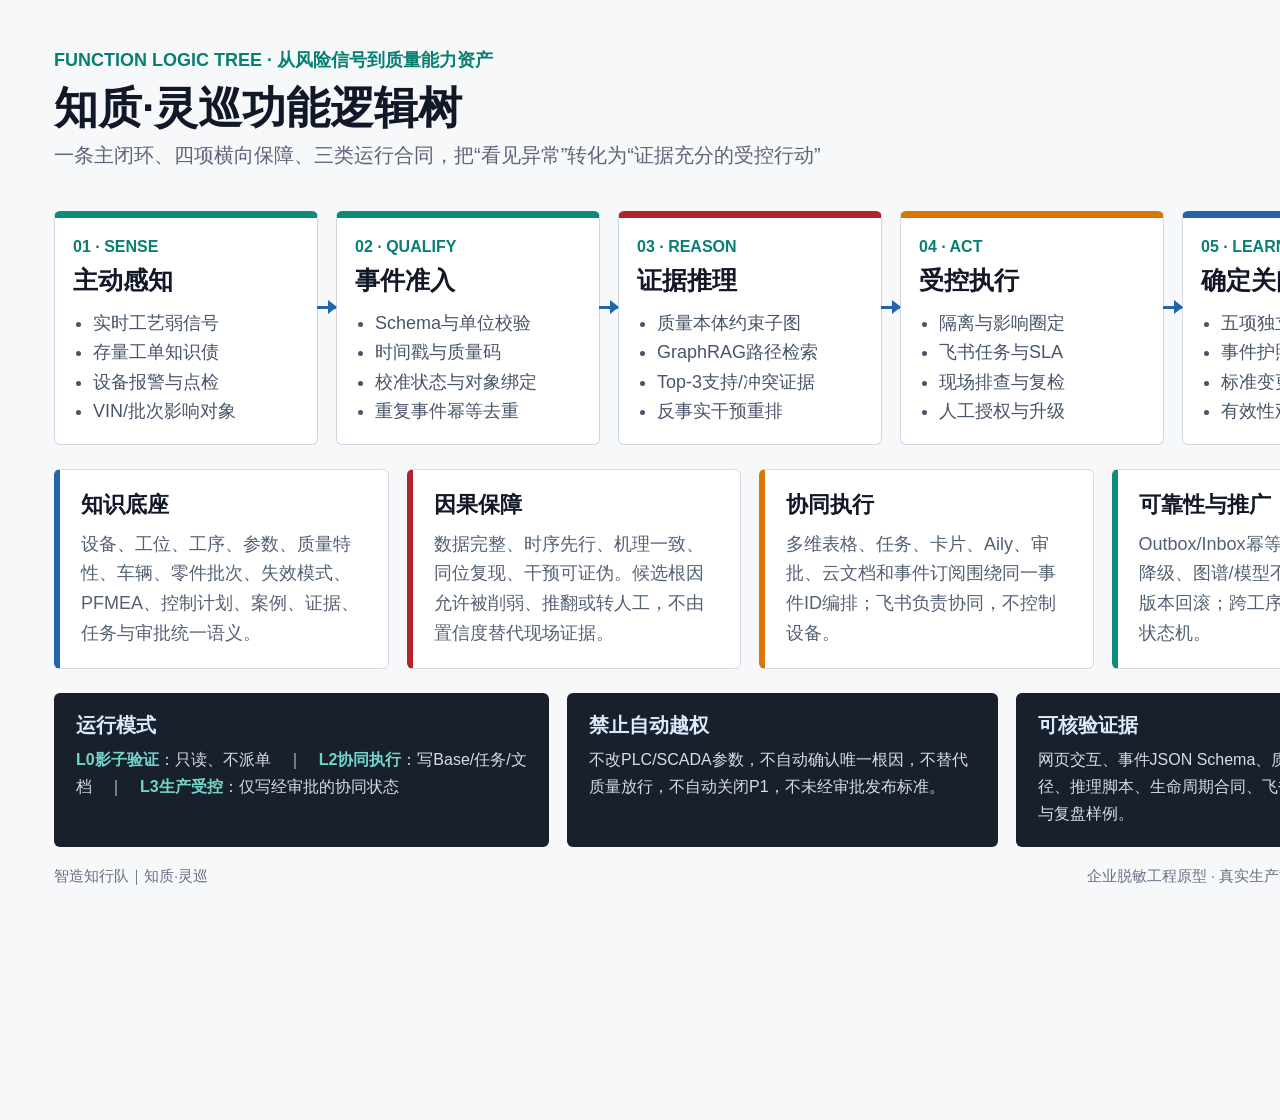
<file: diagram/function-logic-tree.html>
<!doctype html>
<html lang="zh-CN">
<head>
  <meta charset="utf-8" />
  <meta name="viewport" content="width=device-width, initial-scale=1" />
  <title>知质·灵巡功能逻辑树</title>
  <style>
    * { box-sizing: border-box; }
    body { margin: 0; background: #eef1f4; color: #111827; font-family: "Microsoft YaHei", "PingFang SC", sans-serif; }
    .canvas { width: 1500px; height: 1120px; padding: 48px 54px 44px; background: #f7f8fa; overflow: hidden; }
    .eyebrow { color: #087f73; font-size: 18px; font-weight: 800; letter-spacing: 0; }
    h1 { margin: 10px 0 8px; font-size: 44px; line-height: 1.18; letter-spacing: 0; }
    .subtitle { margin: 0; color: #596579; font-size: 20px; }
    .mainline { display: grid; grid-template-columns: repeat(5, 1fr); gap: 18px; margin-top: 42px; }
    .stage { position: relative; min-height: 205px; padding: 20px 18px 17px; background: #fff; border: 1px solid #cfd7e2; border-top: 7px solid #0f8a7b; border-radius: 6px; }
    .stage:not(:last-child)::after { content: ""; position: absolute; top: 88px; right: -19px; width: 19px; height: 3px; background: #2265ad; z-index: 2; }
    .stage:not(:last-child)::before { content: ""; position: absolute; top: 82px; right: -20px; border-left: 9px solid #2265ad; border-top: 7px solid transparent; border-bottom: 7px solid transparent; z-index: 3; }
    .stage:nth-child(3) { border-top-color: #b4232d; }
    .stage:nth-child(4) { border-top-color: #d97706; }
    .stage:nth-child(5) { border-top-color: #2265ad; }
    .num { font-size: 16px; font-weight: 800; color: #087f73; }
    .stage h2 { margin: 8px 0 12px; font-size: 25px; letter-spacing: 0; }
    .stage ul { margin: 0; padding-left: 20px; color: #475569; font-size: 18px; line-height: 1.64; }
    .branches { display: grid; grid-template-columns: repeat(4, 1fr); gap: 18px; margin-top: 24px; }
    .branch { min-height: 180px; padding: 20px 21px; background: #fff; border: 1px solid #d5dbe4; border-left: 6px solid #2265ad; border-radius: 6px; }
    .branch:nth-child(2) { border-left-color: #b4232d; }
    .branch:nth-child(3) { border-left-color: #d97706; }
    .branch:nth-child(4) { border-left-color: #0f8a7b; }
    .branch h3 { margin: 0 0 10px; font-size: 22px; letter-spacing: 0; }
    .branch p { margin: 0; color: #536174; font-size: 18px; line-height: 1.64; }
    .contract { margin-top: 24px; display: grid; grid-template-columns: 1.15fr 1fr 1fr; gap: 18px; }
    .contract > div { padding: 19px 22px; background: #17202b; color: #fff; border-radius: 6px; min-height: 132px; }
    .contract h3 { margin: 0 0 8px; font-size: 20px; color: #dbeafe; }
    .contract p { margin: 0; font-size: 16px; line-height: 1.68; color: #d5dde8; }
    .contract b { color: #73d5c9; }
    .foot { display: flex; justify-content: space-between; margin-top: 20px; color: #667085; font-size: 15px; }
  </style>
</head>
<body>
  <main class="canvas">
    <div class="eyebrow">FUNCTION LOGIC TREE · 从风险信号到质量能力资产</div>
    <h1>知质·灵巡功能逻辑树</h1>
    <p class="subtitle">一条主闭环、四项横向保障、三类运行合同，把“看见异常”转化为“证据充分的受控行动”</p>

    <section class="mainline">
      <article class="stage"><div class="num">01 · SENSE</div><h2>主动感知</h2><ul><li>实时工艺弱信号</li><li>存量工单知识债</li><li>设备报警与点检</li><li>VIN/批次影响对象</li></ul></article>
      <article class="stage"><div class="num">02 · QUALIFY</div><h2>事件准入</h2><ul><li>Schema与单位校验</li><li>时间戳与质量码</li><li>校准状态与对象绑定</li><li>重复事件幂等去重</li></ul></article>
      <article class="stage"><div class="num">03 · REASON</div><h2>证据推理</h2><ul><li>质量本体约束子图</li><li>GraphRAG路径检索</li><li>Top-3支持/冲突证据</li><li>反事实干预重排</li></ul></article>
      <article class="stage"><div class="num">04 · ACT</div><h2>受控执行</h2><ul><li>隔离与影响圈定</li><li>飞书任务与SLA</li><li>现场排查与复检</li><li>人工授权与升级</li></ul></article>
      <article class="stage"><div class="num">05 · LEARN</div><h2>确定关闭与学习</h2><ul><li>五项独立关闭门</li><li>事件护照与审计</li><li>标准变更草案</li><li>有效性观察与复制</li></ul></article>
    </section>

    <section class="branches">
      <article class="branch"><h3>知识底座</h3><p>设备、工位、工序、参数、质量特性、车辆、零件批次、失效模式、PFMEA、控制计划、案例、证据、任务与审批统一语义。</p></article>
      <article class="branch"><h3>因果保障</h3><p>数据完整、时序先行、机理一致、同位复现、干预可证伪。候选根因允许被削弱、推翻或转人工，不由置信度替代现场证据。</p></article>
      <article class="branch"><h3>协同执行</h3><p>多维表格、任务、卡片、Aily、审批、云文档和事件订阅围绕同一事件ID编排；飞书负责协同，不控制设备。</p></article>
      <article class="branch"><h3>可靠性与推广</h3><p>Outbox/Inbox幂等补偿、数据延迟降级、图谱/模型不可用回退、规则版本回滚；跨工序复用事件模型和状态机。</p></article>
    </section>

    <section class="contract">
      <div><h3>运行模式</h3><p><b>L0影子验证</b>：只读、不派单　｜　<b>L2协同执行</b>：写Base/任务/文档　｜　<b>L3生产受控</b>：仅写经审批的协同状态</p></div>
      <div><h3>禁止自动越权</h3><p>不改PLC/SCADA参数，不自动确认唯一根因，不替代质量放行，不自动关闭P1，不未经审批发布标准。</p></div>
      <div><h3>可核验证据</h3><p>网页交互、事件JSON Schema、质量本体、图谱路径、推理脚本、生命周期合同、飞书Base回读、任务与复盘样例。</p></div>
    </section>
    <div class="foot"><span>智造知行队｜知质·灵巡</span><span>企业脱敏工程原型 · 真实生产能力以90天试点验收为准</span></div>
  </main>
</body>
</html>
</file>
<file: app/styles.css>
:root {
  --ink: #151b22;
  --muted: #66717e;
  --line: #d8dde3;
  --line-strong: #c4cbd3;
  --canvas: #eef1f3;
  --surface: #ffffff;
  --surface-soft: #f7f8f9;
  --red: #a71923;
  --red-soft: #f8e9ea;
  --teal: #087d72;
  --teal-soft: #e8f4f1;
  --amber: #aa6200;
  --amber-soft: #fff3df;
  --blue: #1e5c9a;
  --shadow: 0 12px 30px rgba(21, 27, 34, 0.07);
  --radius: 7px;
}

* { box-sizing: border-box; }
html { scroll-behavior: smooth; }
body {
  margin: 0;
  color: var(--ink);
  background: var(--canvas);
  font-family: "Microsoft YaHei", "PingFang SC", "Noto Sans CJK SC", Arial, sans-serif;
  font-size: 14px;
  line-height: 1.6;
  letter-spacing: 0;
}
button, input { font: inherit; }
button, a { -webkit-tap-highlight-color: transparent; }
button { cursor: pointer; }
a { color: inherit; text-decoration: none; }

.topbar {
  position: sticky;
  top: 0;
  z-index: 50;
  min-height: 70px;
  display: grid;
  grid-template-columns: minmax(260px, 1fr) auto minmax(310px, 1fr);
  align-items: center;
  gap: 20px;
  padding: 10px 22px;
  background: rgba(255, 255, 255, 0.97);
  border-bottom: 1px solid var(--line);
  box-shadow: 0 4px 18px rgba(21, 27, 34, 0.05);
}
.brand { display: inline-flex; align-items: center; gap: 12px; width: fit-content; }
.brand-mark {
  width: 42px; height: 42px; display: grid; place-items: center;
  color: #fff; background: var(--ink); border-left: 5px solid var(--red);
  border-radius: 5px; font-size: 19px; font-weight: 800;
}
.brand-copy { display: grid; line-height: 1.3; }
.brand-copy strong { font-size: 20px; }
.brand-copy small { color: var(--muted); font-size: 12px; margin-top: 3px; }
.primary-nav { display: flex; align-items: center; gap: 4px; }
.nav-item {
  border: 0; background: transparent; color: var(--muted); padding: 10px 12px;
  border-bottom: 2px solid transparent; font-size: 13px; font-weight: 700;
}
.nav-item:hover, .nav-item.active { color: var(--ink); border-bottom-color: var(--red); }
.top-actions { justify-self: end; display: flex; align-items: center; gap: 8px; }
.system-live { display: inline-flex; align-items: center; gap: 7px; color: var(--teal); font-size: 12px; font-weight: 700; white-space: nowrap; }
.system-live i, .online-dot {
  width: 8px; height: 8px; border-radius: 50%; background: var(--teal);
  box-shadow: 0 0 0 5px rgba(8, 125, 114, 0.12); animation: pulse 1.8s ease-in-out infinite;
}
.online-dot.offline { background: var(--amber); box-shadow: 0 0 0 5px rgba(184, 111, 0, 0.14); }
.primary-btn, .secondary-btn, .ghost-btn {
  min-height: 38px; padding: 8px 14px; border-radius: 5px; font-weight: 700; border: 1px solid transparent;
}
.primary-btn { color: #fff; background: var(--red); border-color: var(--red); }
.primary-btn:hover { background: #8f111a; }
.secondary-btn { color: var(--ink); background: #fff; border-color: var(--line-strong); }
.secondary-btn:hover, .ghost-btn:hover { border-color: var(--ink); }
.ghost-btn { color: var(--ink); background: transparent; border-color: var(--line); }
button:disabled { cursor: not-allowed; opacity: 0.45; }

.plant-strip {
  display: grid; grid-template-columns: repeat(4, minmax(120px, 1fr)) minmax(150px, .8fr);
  border-bottom: 1px solid var(--line); background: #20262d; color: #fff; padding: 0 22px;
}
.plant-strip > div { min-height: 42px; padding: 9px 16px; display: flex; align-items: center; justify-content: space-between; border-right: 1px solid #3a4149; }
.plant-strip > div:first-child { border-left: 1px solid #3a4149; }
.plant-strip span { color: #bcc4cd; font-size: 12px; }
.plant-strip b { font-size: 12px; }
.plant-strip .normal { color: #74d0b9; }
.plant-strip .watch { color: #ffbf63; }
.plant-strip > div.active-risk { background: #2b2527; box-shadow: inset 0 -3px 0 var(--amber); }
.plant-strip > div.active-risk .P1 { color: #ff8c94; }
.plant-strip .clock b { font-variant-numeric: tabular-nums; }

.runtime-ribbon {
  min-height: 48px; display: flex; align-items: center; justify-content: space-between; gap: 18px;
  padding: 6px 22px; background: #fff; border-bottom: 1px solid var(--line);
}
.mode-control { display: flex; align-items: center; gap: 10px; white-space: nowrap; }
.mode-control > span { color: var(--muted); font-size: 11px; font-weight: 700; }
.segmented { display: inline-grid; grid-template-columns: repeat(3, 1fr); border: 1px solid var(--line-strong); border-radius: 5px; overflow: hidden; }
.segmented button { min-height: 28px; padding: 4px 10px; border: 0; border-right: 1px solid var(--line); background: #fff; color: var(--muted); font-size: 10px; font-weight: 800; }
.segmented button:last-child { border-right: 0; }
.segmented button.active { color: #fff; background: var(--ink); }
.runtime-facts { display: flex; align-items: center; justify-content: flex-end; gap: 18px; min-width: 0; overflow-x: auto; }
.runtime-facts span { display: inline-flex; align-items: center; gap: 4px; flex: 0 0 auto; color: var(--muted); font-size: 10px; }
.runtime-facts b { color: var(--ink); font-size: 10px; }
.runtime-facts i { width: 7px; height: 7px; border-radius: 50%; background: var(--teal); }

main { max-width: 1800px; margin: 0 auto; padding: 18px; }
.anchor-section { scroll-margin-top: 84px; }
.panel-shell { background: var(--surface); border: 1px solid var(--line); border-radius: var(--radius); box-shadow: var(--shadow); }
.command-layout { display: grid; grid-template-columns: 258px minmax(560px, 1fr) 350px; gap: 14px; align-items: start; }
.scenario-rail, .action-column { position: sticky; top: 130px; max-height: calc(100vh - 148px); overflow: auto; }
.scenario-rail { padding: 15px; }
.incident-column { display: grid; gap: 14px; min-width: 0; }
.panel-heading { display: flex; align-items: center; justify-content: space-between; gap: 10px; margin-bottom: 13px; }
.panel-heading.compact { margin-bottom: 10px; }
.panel-heading h2, .panel-heading h3 { margin: 0; line-height: 1.3; }
.panel-heading h2 { font-size: 17px; }
.panel-heading h3 { font-size: 15px; }
.kicker { display: block; color: var(--teal); font-size: 10px; font-weight: 800; letter-spacing: .08em; }
.count-badge, .mini-badge, .sla-badge {
  display: inline-flex; align-items: center; justify-content: center; min-height: 24px; padding: 3px 8px;
  border-radius: 4px; white-space: nowrap; font-size: 11px; font-weight: 800;
}
.count-badge { min-width: 28px; color: #fff; background: var(--red); }
.mini-badge { color: var(--muted); background: var(--surface-soft); border: 1px solid var(--line); }
.sla-badge { color: var(--red); background: var(--red-soft); }

.scenario-list { display: grid; gap: 8px; }
.scenario {
  position: relative; padding: 11px 11px 11px 14px; border: 1px solid var(--line); border-radius: 5px;
  background: #fff; transition: border-color .2s ease, transform .2s ease, background .2s ease;
}
.scenario::before { content: ""; position: absolute; left: 0; top: 9px; bottom: 9px; width: 3px; background: var(--line-strong); }
.scenario:hover { transform: translateX(2px); border-color: var(--line-strong); }
.scenario.active { border-color: var(--red); background: #fffafa; }
.scenario.active::before { background: var(--red); }
.scenario .meta { display: flex; justify-content: space-between; align-items: center; gap: 8px; }
.scenario strong { display: block; margin: 4px 0 2px; font-size: 14px; line-height: 1.4; }
.scenario p { margin: 0; color: var(--muted); font-size: 11px; line-height: 1.45; }
.tag { display: inline-flex; padding: 2px 6px; border-radius: 3px; background: #edf0f3; color: #46515e; font-size: 10px; font-weight: 800; }
.tag.P1 { color: var(--red); background: var(--red-soft); }
.tag.P2 { color: var(--amber); background: var(--amber-soft); }
.coverage-block { margin-top: 16px; padding-top: 13px; border-top: 1px solid var(--line); }
.coverage-head, .coverage-row { display: flex; justify-content: space-between; gap: 12px; }
.coverage-head { margin-bottom: 8px; color: var(--muted); font-size: 11px; }
.coverage-head b { color: var(--teal); }
.coverage-row { padding: 6px 0; border-bottom: 1px dashed #e4e7ea; font-size: 12px; }
.coverage-row span { color: var(--muted); }

.incident-focus { padding: 18px; overflow: hidden; }
.agent-identity { display: grid; grid-template-columns: 118px 1fr 120px; gap: 18px; align-items: center; }
.agent-portrait {
  position: relative; height: 126px; overflow: hidden; border-radius: 6px; background: #1d242b;
  border: 1px solid #323b44;
}
.agent-portrait::before { content: ""; position: absolute; inset: 0; background-image: linear-gradient(#303941 1px, transparent 1px), linear-gradient(90deg, #303941 1px, transparent 1px); background-size: 18px 18px; opacity: .22; }
.agent-portrait img { position: relative; z-index: 1; width: 100%; height: 155px; object-fit: contain; object-position: 50% 12%; transform: translateY(2px); }
.agent-scan { position: absolute; z-index: 2; left: 8px; right: 8px; height: 1px; top: 16px; background: #52d4c4; box-shadow: 0 0 12px #52d4c4; animation: scan 3.8s ease-in-out infinite; }
.agent-copy { min-width: 0; }
.agent-copy h1 { margin: 4px 0 7px; font-size: 25px; line-height: 1.25; }
.agent-copy p { margin: 0; color: var(--muted); max-width: 760px; }
.identity-tags { display: flex; flex-wrap: wrap; gap: 6px; margin-top: 10px; }
.identity-tags span { padding: 3px 7px; color: #3d4854; background: #f0f2f4; border-radius: 3px; font-size: 10px; font-weight: 700; }
.risk-seal { align-self: stretch; display: grid; place-content: center; text-align: center; border-left: 1px solid var(--line); }
.risk-seal small { color: var(--muted); }
.risk-seal b { color: var(--red); font-size: 42px; line-height: 1; margin: 5px 0; }
.risk-seal span { color: var(--red); font-size: 10px; font-weight: 700; }
.risk-seal.P2 b, .risk-seal.P2 span { color: var(--amber); }
.incident-kpis { display: grid; grid-template-columns: repeat(4, 1fr); margin: 18px -18px 0; border-top: 1px solid var(--line); border-bottom: 1px solid var(--line); }
.incident-kpis > div { min-height: 92px; padding: 13px 16px; border-right: 1px solid var(--line); }
.incident-kpis > div:last-child { border-right: 0; }
.incident-kpis span, .incident-kpis small { display: block; color: var(--muted); font-size: 11px; }
.incident-kpis strong { display: block; margin: 4px 0; font-size: 20px; line-height: 1.25; }
.incident-kpis i { display: block; width: 100%; height: 4px; background: #e6eaed; border-radius: 4px; overflow: hidden; }
.incident-kpis em { display: block; height: 100%; background: var(--teal); transition: width .5s ease; }
.early-warning-console { margin: 16px 0 2px; padding: 13px; background: #f4f8f7; border: 1px solid #cbdedb; border-left: 4px solid var(--teal); border-radius: 4px; }
.warning-overview { display: grid; grid-template-columns: .65fr 1fr 1.25fr; margin-top: 10px; border: 1px solid var(--line); background: #fff; }
.warning-overview > div { min-width: 0; padding: 9px 11px; border-right: 1px solid var(--line); }
.warning-overview > div:last-child { border-right: 0; }
.warning-overview span, .warning-overview small { display: block; color: var(--muted); font-size: 9px; }
.warning-overview strong { display: block; margin: 3px 0; font-size: 13px; overflow-wrap: anywhere; }
.warning-overview > div:first-child strong { color: var(--red); font-size: 20px; }
.warning-stages { display: grid; grid-template-columns: repeat(4, 1fr); margin-top: 10px; }
.warning-stage { position: relative; min-width: 0; padding: 8px 8px 8px 17px; border-top: 3px solid var(--line-strong); background: #fff; }
.warning-stage + .warning-stage { border-left: 1px solid var(--line); }
.warning-stage::before { content: ""; position: absolute; left: 6px; top: 13px; width: 5px; height: 5px; border-radius: 50%; background: var(--line-strong); }
.warning-stage.active { border-top-color: var(--teal); }
.warning-stage.active::before { background: var(--teal); }
.warning-stage.future { border-top-color: var(--amber); background: #fffaf1; }
.warning-stage time, .warning-stage b, .warning-stage span { display: block; }
.warning-stage time { color: var(--muted); font-size: 9px; }
.warning-stage b { margin: 2px 0; font-size: 11px; }
.warning-stage span { color: var(--muted); font-size: 9px; line-height: 1.35; }
.signal-console { padding-top: 16px; }
.signal-heading { display: flex; justify-content: space-between; align-items: end; gap: 12px; }
.signal-heading h3 { margin: 1px 0 0; font-size: 15px; }
.legend { display: flex; gap: 12px; color: var(--muted); font-size: 10px; }
.legend span::before { content: ""; display: inline-block; width: 14px; height: 2px; margin-right: 5px; vertical-align: middle; }
.legend .limit::before { background: var(--amber); }
.legend .actual::before { background: var(--red); }
.chart-wrap { position: relative; height: 190px; margin-top: 8px; background: #fafbfb; border: 1px solid #e6e9ec; border-radius: 5px; overflow: hidden; }
#trendChart { display: block; width: 100%; height: 100%; }
.chart-grid { stroke: #e3e7ea; stroke-width: 1; }
.chart-limit { stroke: var(--amber); stroke-width: 1.5; stroke-dasharray: 6 5; }
.chart-line { fill: none; stroke: var(--red); stroke-width: 3; stroke-linejoin: round; stroke-linecap: round; }
.chart-area { fill: rgba(167, 25, 35, .07); }
.chart-point { fill: #fff; stroke: var(--red); stroke-width: 3; }
.chart-wrap.alert .chart-point { animation: pointPulse 1.3s ease-in-out infinite; }
.chart-value { position: absolute; right: 14px; top: 12px; min-width: 122px; padding: 8px 10px; background: rgba(255,255,255,.94); border-left: 3px solid var(--red); box-shadow: 0 5px 14px rgba(21,27,34,.08); }
.chart-value span, .chart-value small { display: block; color: var(--muted); font-size: 10px; }
.chart-value strong { display: block; font-size: 18px; }

.conversation { padding: 16px; }
.trust-boundary { color: var(--teal); font-size: 11px; font-weight: 700; }
.dialogue { min-height: 160px; max-height: 280px; overflow: auto; display: grid; gap: 8px; padding: 12px; background: var(--surface-soft); border: 1px solid #e5e8eb; border-radius: 5px; }
.bubble { max-width: 84%; padding: 9px 11px; border-radius: 5px; line-height: 1.55; }
.bubble.agent { justify-self: start; background: #fff; border-left: 3px solid var(--teal); }
.bubble.user { justify-self: end; background: #eaf0f7; border-right: 3px solid var(--blue); }
.bubble.system { max-width: 100%; justify-self: stretch; color: var(--muted); background: #edf0f2; font-size: 11px; text-align: center; }
.bubble-citations { display: flex; align-items: center; flex-wrap: wrap; gap: 5px; margin-top: 8px; padding-top: 7px; border-top: 1px solid var(--line); }
.bubble-citations span { color: var(--muted); font-size: 9px; font-weight: 800; }
.bubble-citations button { padding: 3px 6px; border: 1px solid var(--line); border-radius: 3px; background: var(--surface-soft); color: var(--blue); font-size: 9px; font-weight: 700; }
.quick-questions { display: flex; flex-wrap: wrap; gap: 7px; margin-top: 10px; }
.quick-questions button, .text-btn { border: 0; background: transparent; color: var(--blue); font-size: 11px; font-weight: 700; padding: 4px 0; }
.quick-questions button { padding: 5px 8px; border: 1px solid var(--line); border-radius: 4px; color: var(--ink); background: #fff; }
.quick-questions button:hover { border-color: var(--blue); color: var(--blue); }
.ask-form { display: grid; grid-template-columns: 1fr auto; gap: 8px; margin-top: 10px; }
.ask-form input { min-width: 0; height: 40px; padding: 8px 11px; border: 1px solid var(--line-strong); border-radius: 5px; outline: none; }
.ask-form input:focus { border-color: var(--teal); box-shadow: 0 0 0 3px rgba(8,125,114,.1); }

.action-column { padding: 15px; }
.decision-brief { padding: 11px; background: #20262d; color: #fff; border-left: 4px solid var(--red); border-radius: 4px; }
.decision-brief span { color: #aeb7c0; font-size: 10px; }
.decision-brief strong { display: block; margin: 3px 0 5px; font-size: 14px; line-height: 1.5; }
.decision-brief p { margin: 0; color: #c8cfd6; font-size: 11px; }
.approval-gate { margin: 10px 0; padding: 9px 10px; background: var(--amber-soft); border: 1px solid #efd09c; border-radius: 4px; }
.approval-gate div { display: flex; justify-content: space-between; gap: 8px; font-size: 11px; }
.approval-gate span { color: var(--amber); font-weight: 800; }
.approval-gate p { margin: 5px 0 0; color: #755327; font-size: 10px; }
.task-board { display: grid; gap: 7px; }
.task { position: relative; padding: 9px 9px 9px 12px; border: 1px solid var(--line); border-radius: 4px; background: #fff; }
.task::before { content: ""; position: absolute; left: 0; top: 8px; bottom: 8px; width: 3px; background: var(--amber); }
.task.done::before { background: var(--teal); }
.task .meta { display: flex; gap: 5px; flex-wrap: wrap; }
.task strong { display: block; margin: 4px 0 2px; font-size: 12px; line-height: 1.45; }
.task > span { color: var(--muted); font-size: 10px; }
.task.done strong { color: var(--muted); }
.action-buttons { display: grid; grid-template-columns: 1fr 1fr; gap: 7px; margin-top: 12px; }
.action-log { min-height: 34px; margin-top: 9px; padding: 7px 9px; background: var(--surface-soft); color: var(--muted); border-radius: 4px; font-size: 10px; }

.section-intro { display: flex; justify-content: space-between; align-items: end; gap: 24px; margin: 42px 0 14px; padding: 0 2px; }
.section-intro h2 { margin: 2px 0 0; font-size: 24px; }
.section-intro p { max-width: 760px; margin: 0; color: var(--muted); }
.dataset-console { padding: 18px; }
.dataset-heading { display: flex; align-items: center; justify-content: space-between; gap: 16px; }
.dataset-heading > div { display: flex; align-items: center; gap: 10px; }
.dataset-heading h3 { margin: 0; font-size: 17px; }
.mini-badge.verified { color: var(--teal); border-color: #9dcec5; background: var(--teal-soft); }
.mini-badge.warning { color: var(--amber); border-color: #efd09c; background: var(--amber-soft); }
.dataset-metrics { display: grid; grid-template-columns: repeat(5, 1fr); margin: 16px -18px 0; border-top: 1px solid var(--line); border-bottom: 1px solid var(--line); }
.dataset-metrics > div { min-height: 82px; padding: 12px 18px; border-right: 1px solid var(--line); }
.dataset-metrics > div:last-child { border-right: 0; }
.dataset-metrics span { display: block; color: var(--muted); font-size: 10px; }
.dataset-metrics strong { display: block; margin-top: 4px; font-size: 25px; font-variant-numeric: tabular-nums; }
.dataset-body { display: grid; grid-template-columns: .82fr 1.18fr; gap: 24px; padding-top: 18px; }
.funnel-zone { padding-right: 24px; border-right: 1px solid var(--line); }
.relationship-funnel { display: grid; gap: 9px; }
.funnel-row { display: grid; grid-template-columns: 110px 1fr 48px 48px; align-items: center; gap: 9px; }
.funnel-row > span { color: var(--muted); font-size: 11px; }
.funnel-row i { height: 9px; overflow: hidden; border-radius: 2px; background: #e7eaed; }
.funnel-row em { display: block; height: 100%; background: var(--teal); transition: width .7s ease; }
.funnel-row.gap em { background: var(--red); }
.funnel-row b, .funnel-row small { font-variant-numeric: tabular-nums; text-align: right; }
.funnel-row small { color: var(--muted); }
.knowledge-debt-case { display: grid; gap: 12px; }
.debt-title span { display: block; color: var(--teal); font-size: 10px; font-weight: 800; }
.debt-title strong { display: block; font-size: 18px; }
.debt-stats { display: grid; grid-template-columns: repeat(4, 1fr); border: 1px solid var(--line); }
.debt-stats > div { min-height: 72px; padding: 9px 11px; border-right: 1px solid var(--line); }
.debt-stats > div:last-child { border-right: 0; }
.debt-stats b, .debt-stats span { display: block; }
.debt-stats b { font-size: 22px; }
.debt-stats span { color: var(--muted); font-size: 10px; }
.debt-stats .alert b { color: var(--red); }
.knowledge-debt-case p { margin: 0; color: var(--muted); }
.debt-chain { display: flex; align-items: center; gap: 8px; overflow-x: auto; padding: 8px 0; }
.debt-chain code { flex: 0 0 auto; padding: 5px 7px; color: var(--ink); background: var(--surface-soft); border: 1px solid var(--line); border-radius: 3px; }
.debt-chain span { flex: 0 0 auto; color: var(--teal); font-size: 10px; font-weight: 800; }
.data-audit-trace { margin-top: 16px; padding-top: 16px; border-top: 1px solid var(--line); }
.audit-idle { display: flex; align-items: center; gap: 12px; color: var(--muted); }
.audit-idle span { flex: 0 0 auto; padding: 4px 8px; color: var(--muted); background: var(--surface-soft); border: 1px solid var(--line); border-radius: 3px; font-size: 10px; font-weight: 800; }
.audit-idle p { margin: 0; }
.audit-steps { display: grid; grid-template-columns: repeat(7, 1fr); gap: 1px; background: var(--line); border: 1px solid var(--line); }
.audit-step { min-height: 112px; padding: 11px; background: #f2f4f5; opacity: .45; }
.audit-step.active { background: #fff; opacity: 1; box-shadow: inset 0 3px 0 var(--teal); }
.audit-step b, .audit-step strong, .audit-step span { display: block; }
.audit-step b { color: var(--teal); font-size: 10px; }
.audit-step strong { margin: 4px 0; }
.audit-step span { color: var(--muted); font-size: 10px; line-height: 1.5; }
.audit-decision { display: flex; align-items: center; justify-content: space-between; gap: 18px; margin-top: 12px; padding: 13px; background: var(--amber-soft); border-left: 4px solid var(--amber); }
.audit-decision span, .audit-decision strong, .audit-decision p { display: block; }
.audit-decision span { color: var(--amber); font-size: 10px; font-weight: 800; }
.audit-decision strong { margin: 2px 0; }
.audit-decision p { margin: 0; color: #755327; font-size: 11px; }
.lifecycle-console { padding: 18px; }
.lifecycle-summary { display: grid; grid-template-columns: 1fr 1fr 1.4fr 1.2fr; border: 1px solid var(--line); background: var(--surface-soft); }
.lifecycle-summary > div { padding: 11px 13px; min-width: 0; }
.lifecycle-summary > div + div { border-left: 1px solid var(--line); }
.lifecycle-summary span, .lifecycle-summary strong { display: block; }
.lifecycle-summary span { color: var(--muted); font-size: 10px; }
.lifecycle-summary strong { margin-top: 3px; font-size: 13px; overflow-wrap: anywhere; }
.lifecycle-rail { display: grid; grid-template-columns: repeat(12, minmax(76px, 1fr)); gap: 1px; margin-top: 16px; overflow-x: auto; background: var(--line); border: 1px solid var(--line); }
.lifecycle-node { min-height: 84px; padding: 10px 8px; text-align: left; color: var(--ink); background: #f2f4f5; border: 0; border-top: 3px solid var(--line-strong); }
.lifecycle-node:hover, .lifecycle-node.selected { background: #fff; }
.lifecycle-node.done { border-top-color: var(--teal); background: var(--teal-soft); }
.lifecycle-node.current { border-top-color: var(--amber); background: var(--amber-soft); }
.lifecycle-node small, .lifecycle-node strong, .lifecycle-node span { display: block; }
.lifecycle-node small { color: var(--muted); font-size: 9px; }
.lifecycle-node strong { margin-top: 3px; font-size: 11px; white-space: nowrap; }
.lifecycle-node span { margin-top: 5px; color: var(--muted); font-size: 9px; white-space: nowrap; }
.lifecycle-detail { margin-top: 14px; padding: 15px; border: 1px solid var(--line); background: #fff; }
.lifecycle-detail-head { display: flex; align-items: center; justify-content: space-between; gap: 12px; }
.lifecycle-detail-head h3 { margin: 2px 0 0; font-size: 18px; }
.lifecycle-status { padding: 4px 8px; border: 1px solid var(--line-strong); color: var(--muted); font-size: 10px; font-weight: 800; }
.lifecycle-status.done { color: var(--teal); background: var(--teal-soft); border-color: #9dcec5; }
.lifecycle-detail-grid { display: grid; grid-template-columns: 1fr 1.3fr 1.4fr 1.2fr; gap: 1px; margin-top: 13px; background: var(--line); border: 1px solid var(--line); }
.lifecycle-detail-grid > div { min-width: 0; padding: 10px; background: var(--surface-soft); }
.lifecycle-detail-grid span, .lifecycle-detail-grid strong { display: block; }
.lifecycle-detail-grid span { color: var(--muted); font-size: 10px; }
.lifecycle-detail-grid strong { margin-top: 4px; font-size: 11px; overflow-wrap: anywhere; }
.lifecycle-gate { margin: 12px 0 0; color: var(--muted); font-size: 11px; }
.lifecycle-gate b { margin-right: 8px; color: var(--amber); }
.inspection-fields { display: grid; grid-template-columns: auto 1fr auto 1fr; gap: 5px 8px; margin: 10px 0; padding: 9px; background: var(--surface-soft); border-left: 3px solid var(--teal); }
.inspection-fields span { color: var(--muted); font-size: 10px; }
.inspection-fields b { font-size: 10px; overflow-wrap: anywhere; }
.intelligence-grid { display: grid; grid-template-columns: 1.35fr .65fr; gap: 14px; }
.intelligence-grid article, .feishu-grid article, .sources-panel { padding: 16px; }
.knowledge-panel { grid-column: 1 / -1; }
.kg-network { display: flex; align-items: stretch; gap: 0; overflow-x: auto; padding: 12px 2px; }
.kg-node { min-width: 130px; max-width: 170px; padding: 10px; background: #fff; border: 1px solid var(--line-strong); border-top: 3px solid var(--teal); border-radius: 4px; box-shadow: 0 4px 12px rgba(21,27,34,.06); }
.kg-node.active { border-top-color: var(--red); animation: nodeFocus 1.5s ease-in-out infinite; }
.kg-node small { display: block; color: var(--muted); font-size: 9px; }
.kg-node strong { display: block; margin-top: 3px; font-size: 12px; line-height: 1.4; }
.kg-edge { position: relative; min-width: 48px; display: grid; place-items: center; color: var(--muted); font-size: 8px; }
.kg-edge::before { content: ""; position: absolute; left: 4px; right: 4px; top: 50%; height: 1px; background: var(--line-strong); }
.kg-edge::after { content: ""; position: absolute; right: 4px; top: calc(50% - 3px); width: 6px; height: 6px; border-top: 1px solid var(--line-strong); border-right: 1px solid var(--line-strong); transform: rotate(45deg); }
.kg-edge span { z-index: 1; padding: 0 3px; background: #fff; }
.evidence-list { display: grid; grid-template-columns: repeat(2, 1fr); gap: 7px 18px; margin: 8px 0 0; padding-left: 22px; }
.evidence-list li { padding-left: 3px; color: #39434e; font-size: 12px; }
.impact-chain { display: grid; gap: 0; }
.trace-selector { display: flex; gap: 6px; margin-bottom: 8px; overflow-x: auto; padding-bottom: 2px; }
.trace-selector button { flex: 0 0 auto; padding: 5px 8px; border: 1px solid var(--line); border-radius: 4px; background: #fff; color: var(--muted); font-size: 10px; }
.trace-selector button.active { color: #fff; background: var(--ink); border-color: var(--ink); }
.impact-step { display: grid; grid-template-columns: 56px 1fr; gap: 10px; padding: 8px 0; border-bottom: 1px solid var(--line); }
.impact-step:last-child { border-bottom: 0; }
.impact-step b { color: var(--teal); font-size: 11px; }
.impact-step span { font-size: 12px; }
.panel-note { margin: 9px 0 0; color: var(--muted); font-size: 10px; }
.factor-grid { display: grid; gap: 8px; }
.factor-row { display: grid; grid-template-columns: 110px 1fr 48px; gap: 8px; align-items: center; }
.factor-row span { font-size: 11px; }
.factor-track { height: 8px; background: #e7eaed; border-radius: 4px; overflow: hidden; }
.factor-track i { display: block; height: 100%; background: var(--teal); transition: width .5s ease; }
.factor-row.high .factor-track i { background: var(--red); }
.factor-row b { text-align: right; font-size: 11px; }
.causal-panel { grid-column: 1 / -1; }
.counterfactual-panel { grid-column: 1 / -1; }
.causal-hypotheses { display: grid; grid-template-columns: repeat(3, 1fr); gap: 9px; }
.hypothesis { padding: 10px; border: 1px solid var(--line); border-top: 3px solid var(--line-strong); background: #fff; border-radius: 4px; }
.hypothesis.primary { border-top-color: var(--red); background: #fffafa; }
.hypothesis > div { display: grid; grid-template-columns: auto 1fr auto; gap: 7px; align-items: start; }
.hypothesis > div span { display: grid; place-items: center; width: 24px; height: 24px; background: var(--ink); color: #fff; font-size: 9px; border-radius: 3px; }
.hypothesis > div strong { font-size: 12px; line-height: 1.4; }
.hypothesis > div strong small { display: block; margin-top: 2px; color: var(--muted); font-size: 8px; font-weight: 600; }
.hypothesis > div b { color: var(--red); font-size: 15px; }
.hypothesis p { display: grid; grid-template-columns: 30px 1fr; gap: 5px; margin: 7px 0 0; color: var(--muted); font-size: 9px; line-height: 1.45; }
.hypothesis p i { color: var(--teal); font-style: normal; font-weight: 800; }
.guardrail-checks { display: grid; grid-template-columns: repeat(5, 1fr); margin-top: 10px; border: 1px solid var(--line); }
.guardrail { min-width: 0; padding: 8px; }
.guardrail + .guardrail { border-left: 1px solid var(--line); }
.guardrail span, .guardrail b, .guardrail small { display: block; }
.guardrail span { font-size: 10px; font-weight: 800; }
.guardrail b { margin: 2px 0; color: var(--amber); font-size: 10px; }
.guardrail.pass b { color: var(--teal); }
.guardrail small { color: var(--muted); font-size: 8px; line-height: 1.4; }
.intervention-options, .resilience-options { display: flex; flex-wrap: wrap; gap: 7px; margin-top: 10px; }
.intervention-options button, .resilience-options button {
  min-height: 34px; padding: 7px 10px; border: 1px solid var(--line-strong); border-radius: 4px;
  background: #fff; color: var(--ink); font-size: 10px; font-weight: 700;
}
.intervention-options button:hover, .intervention-options button.active,
.resilience-options button:hover, .resilience-options button.active { color: #fff; background: var(--ink); border-color: var(--ink); }
.intervention-result { margin-top: 10px; min-height: 82px; }
.intervention-empty { display: grid; place-items: center; min-height: 82px; color: var(--muted); background: var(--surface-soft); border: 1px dashed var(--line-strong); font-size: 11px; }
.intervention-evidence { display: grid; grid-template-columns: 1.2fr .8fr; border: 1px solid var(--line); background: #fff; }
.intervention-evidence > div { padding: 11px; }
.intervention-evidence > div + div { border-left: 1px solid var(--line); }
.intervention-evidence span, .intervention-evidence small { display: block; color: var(--muted); font-size: 9px; }
.intervention-evidence strong { display: block; margin: 3px 0; font-size: 12px; }
.posterior-bars { display: grid; gap: 5px; }
.posterior-row { display: grid; grid-template-columns: 28px 1fr 38px; align-items: center; gap: 7px; font-size: 9px; }
.posterior-row i { height: 7px; background: #e5e9ed; overflow: hidden; }
.posterior-row em { display: block; height: 100%; background: var(--teal); transition: width .4s ease; }
.posterior-row:first-child em { background: var(--red); }
.rank-shift { display: grid; grid-template-columns: auto auto 1fr; align-items: center; gap: 8px; margin-top: 10px; padding: 8px; color: #fff; background: var(--ink); border-left: 4px solid var(--amber); }
.rank-shift b, .rank-shift strong, .rank-shift span { color: inherit; font-size: 9px; }
.rank-shift strong { font-size: 12px; }
.rank-shift span { text-align: right; }
.validation-gate { display: grid; gap: 6px; }
.validation-item { display: grid; grid-template-columns: 26px 1fr; gap: 8px; align-items: center; padding: 7px; border: 1px solid var(--line); background: #fff; border-radius: 4px; }
.validation-item > span { display: grid; place-items: center; width: 24px; height: 24px; background: #e7eaed; color: var(--muted); border-radius: 50%; font-size: 10px; font-weight: 800; }
.validation-item.pass > span { color: #fff; background: var(--teal); }
.validation-item b, .validation-item small { display: block; }
.validation-item b { font-size: 10px; }
.validation-item small { color: var(--muted); font-size: 8px; line-height: 1.4; }
.timeline { display: grid; }
.timeline-step { position: relative; display: grid; grid-template-columns: 54px 1fr; gap: 10px; padding: 0 0 13px 18px; border-left: 2px solid var(--line); }
.timeline-step::before { content: ""; position: absolute; width: 9px; height: 9px; left: -6px; top: 4px; border-radius: 50%; background: var(--line-strong); border: 2px solid #fff; }
.timeline-step.active { border-left-color: var(--teal); }
.timeline-step.active::before { background: var(--teal); }
.timeline-step time { color: var(--muted); font-size: 10px; }
.timeline-step strong { display: block; font-size: 12px; }
.timeline-step span { display: block; color: var(--muted); font-size: 10px; }

.feishu-grid { display: grid; grid-template-columns: 1.25fr .75fr; gap: 14px; }
.record-panel { grid-column: 1 / -1; }
.online-hero { display: flex; align-items: center; justify-content: space-between; gap: 16px; padding-bottom: 13px; border-bottom: 1px solid var(--line); }
.online-hero > div { display: grid; grid-template-columns: auto 1fr; align-items: center; column-gap: 10px; }
.online-hero .online-dot { grid-row: 1 / 3; }
.online-hero strong { font-size: 17px; }
.online-hero small { color: var(--muted); }
.feishu-pipeline { display: grid; grid-template-columns: repeat(6, 1fr); gap: 0; padding: 18px 0; }
.pipeline-step { position: relative; padding: 10px 12px; border-top: 3px solid var(--line-strong); background: var(--surface-soft); }
.pipeline-step + .pipeline-step { border-left: 1px solid var(--line); }
.pipeline-step.active { border-top-color: var(--teal); background: var(--teal-soft); }
.pipeline-step b { display: block; font-size: 12px; }
.pipeline-step span { display: block; color: var(--muted); font-size: 10px; }
.pipeline-step small { display: block; color: var(--muted); font-size: 8px; }
.live-proof { display: grid; grid-template-columns: repeat(4, 1fr); border: 1px solid var(--line); border-radius: 4px; }
.live-proof > div { padding: 10px; }
.live-proof > div + div { border-left: 1px solid var(--line); }
.live-proof span, .live-proof code { display: block; color: var(--muted); font-size: 10px; }
.live-proof b { display: block; margin: 2px 0; font-size: 12px; }
.live-proof a:hover { color: var(--blue); }
.capability-matrix { display: grid; gap: 7px; }
.capability-item { display: grid; grid-template-columns: 74px 1fr auto; gap: 8px; align-items: center; padding: 8px 0; border-bottom: 1px solid var(--line); }
.capability-item:last-child { border-bottom: 0; }
.capability-item b { font-size: 11px; }
.capability-item span { color: var(--muted); font-size: 10px; }
.capability-item i { font-style: normal; color: var(--teal); font-size: 10px; font-weight: 800; }
#bitableRecord { max-height: 310px; overflow: auto; margin: 0; padding: 13px; color: #dfe6ec; background: #20262d; border-radius: 4px; font: 11px/1.6 Consolas, "Microsoft YaHei", monospace; white-space: pre-wrap; word-break: break-word; }

.value-cards { display: grid; grid-template-columns: repeat(5, 1fr); gap: 10px; }
.value-card { min-height: 145px; padding: 15px; background: #fff; border: 1px solid var(--line); border-top: 4px solid var(--ink); border-radius: 5px; box-shadow: var(--shadow); }
.value-card:nth-child(2) { border-top-color: var(--red); }
.value-card:nth-child(3) { border-top-color: var(--teal); }
.value-card:nth-child(4) { border-top-color: var(--amber); }
.value-card:nth-child(5) { border-top-color: var(--blue); }
.value-card span { color: var(--muted); font-size: 11px; }
.value-card strong { display: block; margin: 6px 0 4px; font-size: 26px; line-height: 1.15; }
.value-card p { margin: 0; color: var(--muted); font-size: 10px; }
.readiness-panel { margin-top: 14px; padding: 16px; }
.pilot-readiness { border: 1px solid var(--line); overflow-x: auto; }
.readiness-row { min-width: 820px; display: grid; grid-template-columns: 1fr 130px 2.2fr; align-items: center; }
.readiness-row > * { min-width: 0; padding: 9px 10px; border-right: 1px solid var(--line); border-bottom: 1px solid var(--line); font-size: 10px; }
.readiness-row > *:last-child { border-right: 0; }
.readiness-row:last-child > * { border-bottom: 0; }
.readiness-row.header { color: #fff; background: var(--ink); }
.readiness-row em { color: var(--amber); font-style: normal; font-weight: 800; }
.readiness-row em.verified { color: var(--teal); }
.assurance-grid { display: grid; grid-template-columns: 1.15fr .85fr; gap: 14px; margin-top: 14px; }
.assurance-grid > article { padding: 16px; }
.resilience-outcome { margin-top: 10px; padding: 11px; border-left: 4px solid var(--teal); background: var(--teal-soft); }
.resilience-outcome.warning { border-left-color: var(--amber); background: var(--amber-soft); }
.resilience-outcome strong, .resilience-outcome span { display: block; }
.resilience-outcome strong { font-size: 12px; }
.resilience-outcome span { margin-top: 3px; color: var(--muted); font-size: 10px; }
.responsibility-matrix { display: grid; border: 1px solid var(--line); }
.responsibility-row { display: grid; grid-template-columns: 92px 1fr 82px; }
.responsibility-row > * { padding: 8px; border-bottom: 1px solid var(--line); font-size: 9px; }
.responsibility-row > * + * { border-left: 1px solid var(--line); }
.responsibility-row:last-child > * { border-bottom: 0; }
.responsibility-row.header { color: #fff; background: var(--ink); font-weight: 800; }
.responsibility-row b { font-size: 10px; }
.responsibility-row em { color: var(--teal); font-style: normal; font-weight: 800; }
.sources-panel { margin-top: 14px; }
.replication-panel { margin-top: 14px; padding: 16px; }
.replication-matrix { overflow-x: auto; border: 1px solid var(--line); }
.replication-row { min-width: 850px; display: grid; grid-template-columns: 1.05fr 1.2fr 1.25fr 1.1fr .65fr; }
.replication-row > * { min-width: 0; padding: 9px 10px; border-right: 1px solid var(--line); border-bottom: 1px solid var(--line); font-size: 10px; overflow-wrap: anywhere; }
.replication-row > *:last-child { border-right: 0; }
.replication-row:last-child > * { border-bottom: 0; }
.replication-row.header { color: #fff; background: var(--ink); }
.replication-row .ready { color: var(--teal); font-weight: 800; }
.source-support { display: grid; grid-template-columns: repeat(2, 1fr); gap: 0 24px; }
.source-item { padding: 10px 0; border-bottom: 1px solid var(--line); }
.source-item strong { display: block; font-size: 12px; }
.source-item p { margin: 3px 0; color: var(--muted); font-size: 10px; }
.source-item a { color: var(--blue); font-size: 10px; font-weight: 700; }

footer { max-width: 1800px; margin: 30px auto 0; padding: 20px 18px 32px; display: flex; justify-content: space-between; gap: 20px; color: var(--muted); border-top: 1px solid var(--line); font-size: 11px; }
footer div { display: grid; }
footer strong { color: var(--ink); font-size: 13px; }

.drawer-backdrop { position: fixed; inset: 0; z-index: 79; background: rgba(21,27,34,.46); }
.evidence-drawer { position: fixed; z-index: 80; top: 0; right: 0; width: min(560px, 92vw); height: 100vh; padding: 20px; background: #fff; box-shadow: -18px 0 50px rgba(21,27,34,.22); transform: translateX(105%); transition: transform .26s ease; overflow: auto; }
.evidence-drawer.open { transform: translateX(0); }
.drawer-head { display: flex; justify-content: space-between; align-items: start; padding-bottom: 14px; border-bottom: 1px solid var(--line); }
.drawer-head h2 { margin: 3px 0 0; }
.close-btn { width: 36px; height: 36px; border: 1px solid var(--line); border-radius: 4px; background: #fff; font-size: 23px; line-height: 1; }
.drawer-content { padding-top: 12px; }
.drawer-group { margin-bottom: 16px; }
.drawer-group.focused { padding: 10px 12px; margin-left: -12px; margin-right: -12px; border-left: 3px solid var(--teal); background: var(--teal-soft); }
.drawer-group h3 { font-size: 13px; margin: 0 0 6px; }
.drawer-group p, .drawer-group li { color: #45505b; font-size: 11px; }
.dataset-provenance { display: block; margin-top: 4px; color: var(--muted); font-size: 10px; font-weight: 500; }
.toast { position: fixed; z-index: 100; right: 22px; bottom: 22px; min-width: 260px; max-width: 420px; padding: 12px 14px; color: #fff; background: #20262d; border-left: 4px solid var(--teal); border-radius: 4px; box-shadow: 0 12px 32px rgba(21,27,34,.24); opacity: 0; transform: translateY(12px); pointer-events: none; transition: .22s ease; }
.toast.show { opacity: 1; transform: translateY(0); }

@keyframes pulse { 0%, 100% { transform: scale(.88); opacity: .75; } 50% { transform: scale(1); opacity: 1; } }
@keyframes scan { 0%, 100% { top: 17px; opacity: .35; } 50% { top: 104px; opacity: 1; } }
@keyframes pointPulse { 0%,100% { r: 5; } 50% { r: 8; } }
@keyframes nodeFocus { 0%,100% { box-shadow: 0 4px 12px rgba(21,27,34,.06); } 50% { box-shadow: 0 0 0 4px rgba(167,25,35,.10); } }

@media (max-width: 1360px) {
  .topbar { grid-template-columns: 1fr auto; }
  .primary-nav { grid-column: 1 / -1; display: flex; justify-content: center; overflow-x: auto; }
  .command-layout { grid-template-columns: 225px minmax(510px, 1fr) 320px; }
  .agent-identity { grid-template-columns: 100px 1fr 100px; }
  .agent-copy h1 { font-size: 22px; }
  .value-cards { grid-template-columns: repeat(3, 1fr); }
}
@media (max-width: 1080px) {
  .command-layout { grid-template-columns: 230px 1fr; }
  .action-column { position: static; grid-column: 1 / -1; max-height: none; }
  .action-buttons { grid-template-columns: repeat(2, 1fr); }
  .value-cards { grid-template-columns: repeat(2, 1fr); }
}
@media (max-width: 820px) {
  html, body { max-width: 100%; overflow-x: hidden; }
  .topbar { grid-template-columns: minmax(0, 1fr); gap: 8px; width: 100%; padding: 9px 14px; }
  .top-actions { min-width: 0; justify-self: stretch; justify-content: space-between; flex-wrap: wrap; }
  .primary-nav { justify-content: flex-start; width: 100%; }
  .nav-item { flex: 0 0 auto; min-height: 40px; }
  .system-live { margin-right: auto; }
  .plant-strip { grid-template-columns: repeat(2, minmax(0, 1fr)); width: 100%; padding: 0 10px; }
  .plant-strip > div { min-width: 0; padding: 8px 10px; gap: 6px; }
  .plant-strip span, .plant-strip b { overflow: hidden; text-overflow: ellipsis; white-space: nowrap; }
  .plant-strip .clock { grid-column: 1 / -1; }
  .runtime-ribbon { display: block; padding: 8px 10px; }
  .mode-control { justify-content: space-between; }
  .runtime-facts { justify-content: flex-start; margin-top: 7px; gap: 13px; }
  main { padding: 10px; }
  .command-layout { grid-template-columns: minmax(0, 1fr); }
  .command-layout > *, .incident-column, .intelligence-grid > *, .feishu-grid > * { min-width: 0; width: 100%; }
  .scenario-rail { position: static; max-height: none; }
  .scenario-list { grid-template-columns: repeat(2, minmax(0,1fr)); }
  .coverage-block { display: none; }
  .agent-identity { grid-template-columns: 92px minmax(0, 1fr); }
  .agent-copy h1, .agent-copy p, .panel-heading h2, .panel-heading h3 { overflow-wrap: anywhere; }
  .risk-seal { grid-column: 1 / -1; grid-template-columns: auto auto auto; align-items: center; gap: 10px; min-height: 48px; border-left: 0; border-top: 1px solid var(--line); }
  .risk-seal b { font-size: 26px; }
  .incident-kpis { grid-template-columns: repeat(2, 1fr); }
  .incident-kpis > div:nth-child(2) { border-right: 0; }
  .warning-overview { grid-template-columns: 1fr 1fr; }
  .warning-overview > div:nth-child(2) { border-right: 0; }
  .warning-overview > div:last-child { grid-column: 1 / -1; border-top: 1px solid var(--line); }
  .causal-hypotheses { grid-template-columns: 1fr; }
  .guardrail-checks { grid-template-columns: repeat(2, 1fr); }
  .guardrail + .guardrail { border-left: 0; border-top: 1px solid var(--line); }
  .intelligence-grid, .feishu-grid { grid-template-columns: minmax(0, 1fr); }
  .dataset-body { grid-template-columns: minmax(0, 1fr); }
  .funnel-zone { padding-right: 0; padding-bottom: 18px; border-right: 0; border-bottom: 1px solid var(--line); }
  .dataset-metrics { grid-template-columns: repeat(3, 1fr); }
  .dataset-metrics > div:nth-child(3) { border-right: 0; }
  .dataset-metrics > div:nth-child(n+4) { border-top: 1px solid var(--line); }
  .audit-steps { grid-template-columns: repeat(2, 1fr); }
  .lifecycle-summary { grid-template-columns: repeat(2, 1fr); }
  .lifecycle-summary > div:nth-child(3) { border-left: 0; border-top: 1px solid var(--line); }
  .lifecycle-summary > div:nth-child(4) { border-top: 1px solid var(--line); }
  .lifecycle-detail-grid { grid-template-columns: repeat(2, 1fr); }
  .assurance-grid { grid-template-columns: minmax(0, 1fr); }
  .knowledge-panel, .record-panel { grid-column: auto; }
  .feishu-pipeline { grid-template-columns: repeat(3, 1fr); }
  .live-proof { grid-template-columns: repeat(2, 1fr); }
  .source-support { grid-template-columns: 1fr; }
  .section-intro { display: block; }
  .section-intro p { margin-top: 7px; }
}
@media (max-width: 560px) {
  .brand-copy small { display: none; }
  .top-actions .ghost-btn { display: none; }
  .scenario-list { display: flex; overflow-x: auto; gap: 8px; padding-bottom: 4px; scroll-snap-type: x proximity; }
  .scenario { flex: 0 0 248px; min-height: 82px; scroll-snap-align: start; }
  .scenario-rail { padding-bottom: 10px; }
  .top-actions .primary-btn { min-height: 34px; padding: 6px 10px; font-size: 12px; }
  .plant-strip { padding: 0 6px; }
  .plant-strip > div { min-height: 38px; padding: 7px 8px; }
  .agent-identity { grid-template-columns: 78px minmax(0, 1fr); gap: 11px; }
  .agent-portrait { height: 98px; }
  .agent-portrait img { height: 122px; }
  .agent-copy h1 { font-size: 18px; }
  .identity-tags { display: none; }
  .incident-kpis { grid-template-columns: 1fr 1fr; }
  .incident-kpis > div { min-height: 82px; padding: 10px; }
  .incident-kpis strong { font-size: 16px; }
  .chart-value { min-width: 100px; }
  .evidence-list { grid-template-columns: 1fr; }
  .factor-row { grid-template-columns: 85px 1fr 40px; }
  .warning-stages { grid-template-columns: 1fr 1fr; }
  .warning-stage + .warning-stage { border-left: 0; }
  .warning-stage:nth-child(2n) { border-left: 1px solid var(--line); }
  .warning-overview { grid-template-columns: 1fr; }
  .warning-overview > div, .warning-overview > div:nth-child(2), .warning-overview > div:last-child { grid-column: auto; border-right: 0; border-top: 1px solid var(--line); }
  .warning-overview > div:first-child { border-top: 0; }
  .guardrail-checks { grid-template-columns: 1fr; }
  .segmented button { padding: 4px 7px; }
  .runtime-facts span:nth-child(2), .runtime-facts span:nth-child(3) { display: none; }
  .intervention-evidence { grid-template-columns: 1fr; }
  .intervention-evidence > div + div { border-left: 0; border-top: 1px solid var(--line); }
  .responsibility-row { grid-template-columns: 78px 1fr 70px; }
  .intervention-options button, .resilience-options button, .action-buttons button, .quick-questions button { min-height: 44px; }
  .action-buttons { grid-template-columns: 1fr; }
  .value-cards { grid-template-columns: 1fr; }
  .dataset-heading { align-items: flex-start; }
  .dataset-heading > div { display: block; }
  .dataset-heading .mini-badge { margin-bottom: 5px; }
  .dataset-metrics { grid-template-columns: repeat(2, 1fr); }
  .dataset-metrics > div, .dataset-metrics > div:nth-child(3) { border-right: 1px solid var(--line); border-top: 1px solid var(--line); }
  .dataset-metrics > div:nth-child(1), .dataset-metrics > div:nth-child(2) { border-top: 0; }
  .dataset-metrics > div:nth-child(2n) { border-right: 0; }
  .debt-stats { grid-template-columns: repeat(2, 1fr); }
  .debt-stats > div:nth-child(2) { border-right: 0; }
  .debt-stats > div:nth-child(n+3) { border-top: 1px solid var(--line); }
  .funnel-row { grid-template-columns: 90px 1fr 38px 42px; gap: 6px; }
  .audit-steps { grid-template-columns: 1fr; }
  .audit-decision { align-items: stretch; flex-direction: column; }
  .lifecycle-summary { grid-template-columns: 1fr; }
  .lifecycle-summary > div + div { border-left: 0; border-top: 1px solid var(--line); }
  .lifecycle-detail-grid { grid-template-columns: 1fr; }
  .inspection-fields { grid-template-columns: auto 1fr; }
  .live-proof { grid-template-columns: 1fr; }
  .live-proof > div + div { border-left: 0; border-top: 1px solid var(--line); }
  footer { display: block; }
  footer > span { display: block; margin-top: 8px; }
}
@media (prefers-reduced-motion: reduce) {
  *, *::before, *::after { scroll-behavior: auto !important; animation-duration: .01ms !important; animation-iteration-count: 1 !important; transition-duration: .01ms !important; }
}
</file>
